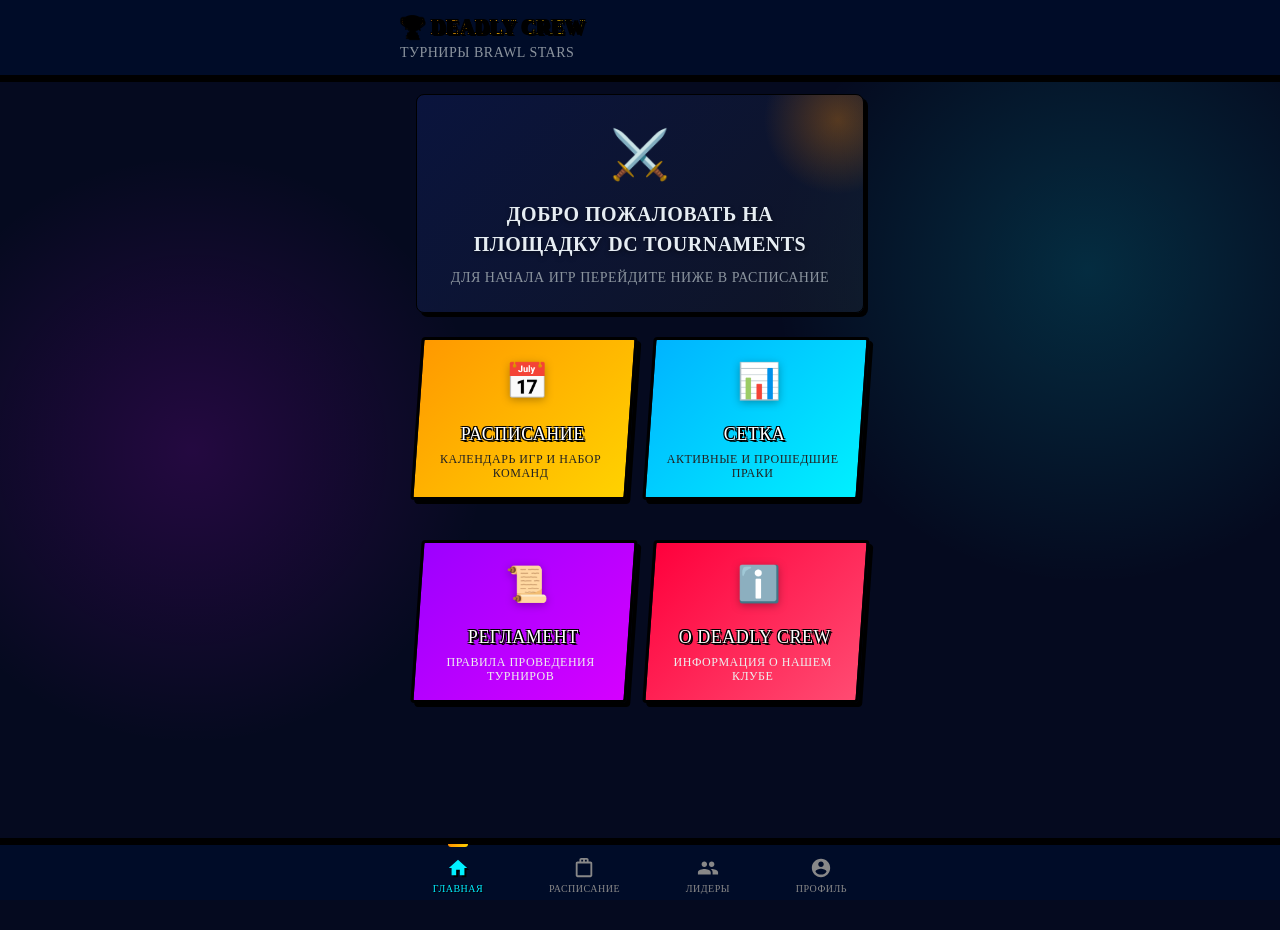
<file: index.html>
<!DOCTYPE html>
<html lang="ru">
<head>
  <meta charset="UTF-8">
  <meta name="viewport" content="width=device-width, initial-scale=1.0, maximum-scale=1.0, user-scalable=no">
  <title>Deadly Crew Tournaments</title>
  <link rel="stylesheet" href="css/style.css?v=1781715247">
</head>
<body>

  <!-- Header -->
  <header class="header">
    <div class="header__inner">
      <div>
        <h1 class="header__title">🏆 Deadly Crew</h1>
        <p class="header__subtitle">Турниры Brawl Stars</p>
      </div>
      <div id="admin-indicator" class="badge badge--draft hidden">Admin</div>
    </div>
  </header>

  <!-- Main Content -->
  <main class="container page animate-fade-in" style="padding-bottom:100px">
    
    <!-- Welcome Card -->
    <div class="welcome-card animate-slide-up">
      <div class="welcome-card__icon">⚔️</div>
      <h2 class="welcome-card__title">Добро пожаловать на площадку DC Tournaments</h2>
      <p class="welcome-card__subtitle">Для начала игр перейдите ниже в расписание</p>
    </div>

    <!-- Dashboard Plaques Grid -->
    <div class="dashboard-grid animate-slide-up">
      <a href="schedule.html" class="dashboard-card dashboard-card--orange">
        <div class="dashboard-card__icon">📅</div>
        <div class="dashboard-card__title">Расписание</div>
        <div class="dashboard-card__desc">Календарь игр и набор команд</div>
      </a>
      <a href="brackets-list.html" class="dashboard-card dashboard-card--cyan">
        <div class="dashboard-card__icon">📊</div>
        <div class="dashboard-card__title">Сетка</div>
        <div class="dashboard-card__desc">Активные и прошедшие праки</div>
      </a>
      <a href="rules.html" class="dashboard-card dashboard-card--purple">
        <div class="dashboard-card__icon">📜</div>
        <div class="dashboard-card__title">Регламент</div>
        <div class="dashboard-card__desc">Правила проведения турниров</div>
      </a>
      <a href="about.html" class="dashboard-card dashboard-card--gold">
        <div class="dashboard-card__icon">ℹ️</div>
        <div class="dashboard-card__title">О Deadly Crew</div>
        <div class="dashboard-card__desc">Информация о нашем клубе</div>
      </a>
    </div>

  </main>

  <!-- Bottom Navigation -->
  <nav class="bottom-nav">
    <div class="bottom-nav__inner">
      <a href="index.html" class="bottom-nav__item bottom-nav__item--active" data-nav="home">
        <svg viewBox="0 0 24 24">
          <path d="M10 20v-6h4v6h5v-8h3L12 3 2 12h3v8z"/>
        </svg>
        <span>Главная</span>
      </a>
      <a href="schedule.html" class="bottom-nav__item" data-nav="schedule">
        <svg viewBox="0 0 24 24">
          <path d="M19 5h-2V3c0-1.1-.9-2-2-2H9c-1.1 0-2 .9-2 2v2H5c-1.1 0-2 .9-2 2v13c0 1.1.9 2 2 2h14c1.1 0 2-.9 2-2V7c0-1.1-.9-2-2-2zm-6-2h2v2h-2V3zm-4 0h2v2H9V3zm10 17H5V7h14v13z"/>
        </svg>
        <span>Расписание</span>
      </a>
      <a href="leaderboard.html" class="bottom-nav__item" data-nav="leaderboard">
        <svg viewBox="0 0 24 24">
          <path d="M16 11c1.66 0 2.99-1.34 2.99-3S17.66 5 16 5s-3 1.34-3 3 1.34 3 3 3zm-8 0c1.66 0 2.99-1.34 2.99-3S9.66 5 8 5 5 6.34 5 8s1.34 3 3 3zm0 2c-2.33 0-7 1.17-7 3.5V19h14v-2.5c0-2.33-4.67-3.5-7-3.5zm8 0c-.29 0-.62.02-.97.05 1.16.84 1.97 1.97 1.97 3.45V19h6v-2.5c0-2.33-4.67-3.5-7-3.5z"/>
        </svg>
        <span>Лидеры</span>
      </a>
      <a href="profile.html" class="bottom-nav__item" data-nav="profile">
        <svg viewBox="0 0 24 24">
          <path d="M12 2C6.48 2 2 6.48 2 12s4.48 10 10 10 10-4.48 10-10S17.52 2 12 2zm0 3c1.66 0 3 1.34 3 3s-1.34 3-3 3-3-1.34-3-3 1.34-3 3-3zm0 14.2c-2.5 0-4.71-1.28-6-3.22.03-1.99 4-3.08 6-3.08 1.99 0 5.97 1.09 6 3.08-1.29 1.94-3.5 3.22-6 3.22z"/>
        </svg>
        <span>Профиль</span>
      </a>
    </div>
  </nav>

  <!-- Telegram WebApp SDK -->
  <script src="https://telegram.org/js/telegram-web-app.js"></script>
  <!-- App JS -->
  <script src="js/telegram.js"></script>
  <script src="js/api.js"></script>
  <script src="js/app.js"></script>
  <script>
    document.addEventListener('DOMContentLoaded', async () => {
      App.init({ page: 'home', activeNav: 'home' });

      // Dynamically load welcome greeting title & subtitle
      try {
        const welcomeTitle = await API.getConfig('welcome_title');
        if (welcomeTitle && welcomeTitle.value) {
          document.querySelector('.welcome-card__title').innerHTML = welcomeTitle.value;
        }
      } catch (e) {
        console.warn('Failed to load welcome title, using default:', e);
      }

      try {
        const welcomeSubtitle = await API.getConfig('welcome_subtitle');
        if (welcomeSubtitle && welcomeSubtitle.value) {
          document.querySelector('.welcome-card__subtitle').innerHTML = welcomeSubtitle.value;
        }
      } catch (e) {
        console.warn('Failed to load welcome subtitle, using default:', e);
      }

      try {
        // Check if user is admin
        try {
          const adminCheck = await API.checkAdmin();
          if (adminCheck && adminCheck.is_admin) {
            const ind = document.getElementById('admin-indicator');
            ind.classList.remove('hidden');
            ind.addEventListener('click', () => {
              App.navigate('admin/index.html');
            });
          }
        } catch (e) {
          // Non-admin or unauthorized, ignore
        }
      } catch (err) {
        console.error('Failed to init dashboard admin check:', err);
      }
    });
  </script>
</body>
</html>
</file>
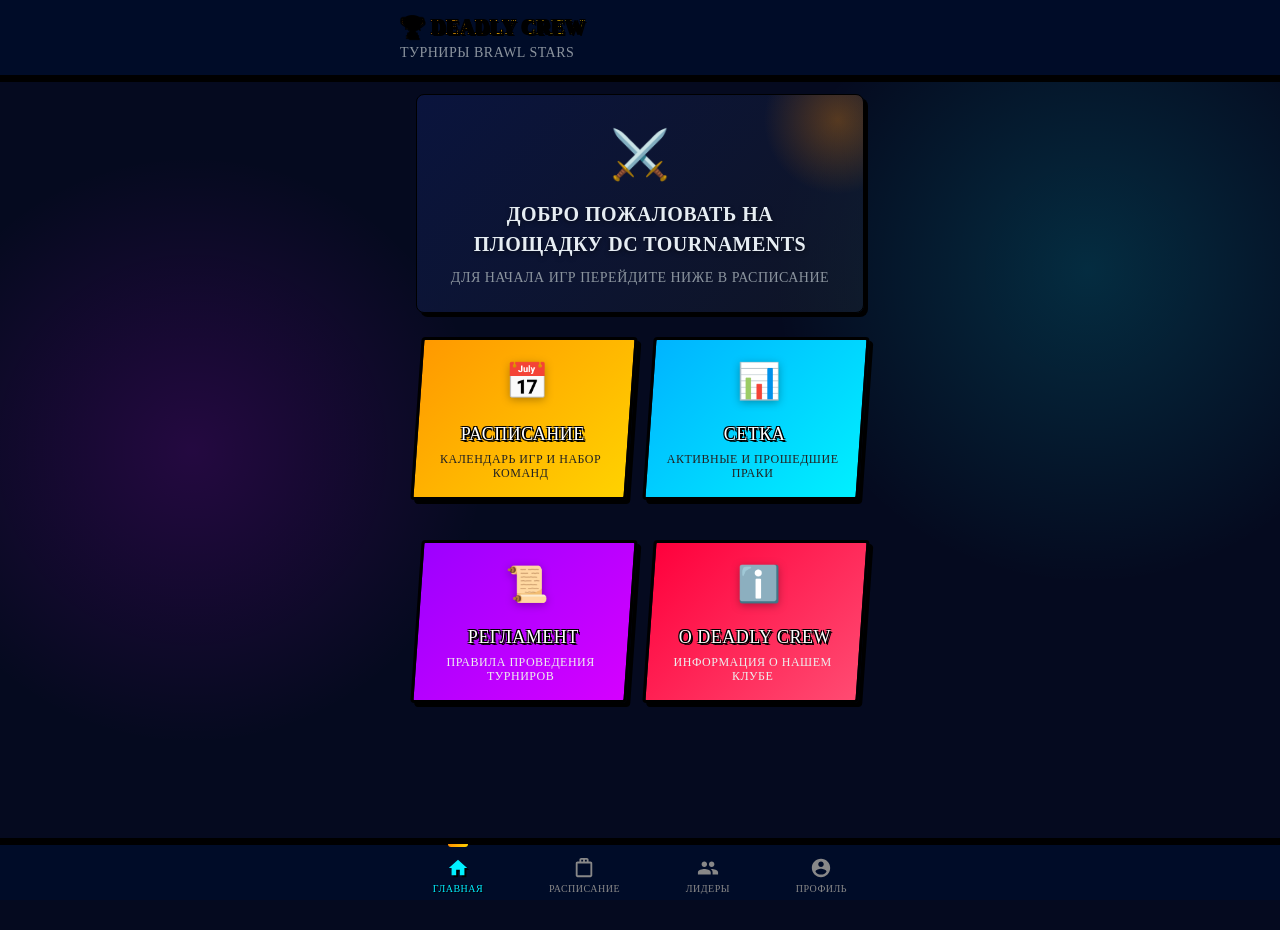
<file: admin/index.html>
<!DOCTYPE html>
<html lang="ru">
<head>
  <meta charset="UTF-8">
  <meta name="viewport" content="width=device-width, initial-scale=1.0, maximum-scale=1.0, user-scalable=no">
  <title>Панель управления</title>
  <link rel="stylesheet" href="../css/style.css?v=1781715247">
</head>
<body>

  <!-- Header -->
  <header class="header">
    <div class="header__inner">
      <button class="header__back" onclick="App.navigate('../index.html')">←</button>
      <h1 class="header__title">🔧 Админ-панель</h1>
      <div style="width:36px"></div>
    </div>
  </header>

  <!-- Main Content -->
  <main class="container page animate-fade-in" style="padding-bottom:100px">
    <div class="page-title">
      <span>📊</span> Панель управления
    </div>

    <!-- Quick Stats -->
    <div class="admin-stats">
      <div class="admin-stat-card">
        <div id="stat-active-tournaments" class="admin-stat-card__value">—</div>
        <div class="admin-stat-card__label">Активные турниры</div>
      </div>
      <div class="admin-stat-card">
        <div id="stat-total-users" class="admin-stat-card__value">—</div>
        <div class="admin-stat-card__label">Всего игроков</div>
      </div>
    </div>

    <!-- Quick Action -->
    <div class="mb-xl">
      <button class="btn btn--primary btn--full btn--lg" onclick="App.navigate('create.html')">➕ Создать новый турнир</button>
    </div>

    <!-- Tournaments List -->
    <div class="detail-section">
      <h3 class="detail-section__title">🏆 Список турниров</h3>
      <div id="admin-tournaments-list" class="stagger-children">
        <!-- Tournaments list -->
      </div>
    </div>
  </main>

  <!-- Telegram WebApp SDK -->
  <script src="https://telegram.org/js/telegram-web-app.js"></script>
  <!-- App JS -->
  <script src="../js/telegram.js"></script>
  <script src="../js/api.js"></script>
  <script src="../js/app.js"></script>
  <script src="../js/admin.js"></script>
  <script>
    document.addEventListener('DOMContentLoaded', () => {
      // Modify base URL for admin requests relative path in js/api.js
      API.BASE_URL = 'http://localhost:8000/api'; // Ensure it points to correct local port
      App.init({ page: 'admin-dashboard', showBack: true, backUrl: '../index.html' });

      // Run Admin Panel Initializer
      Admin.initDashboard();
    });
  </script>
</body>
</html>
</file>
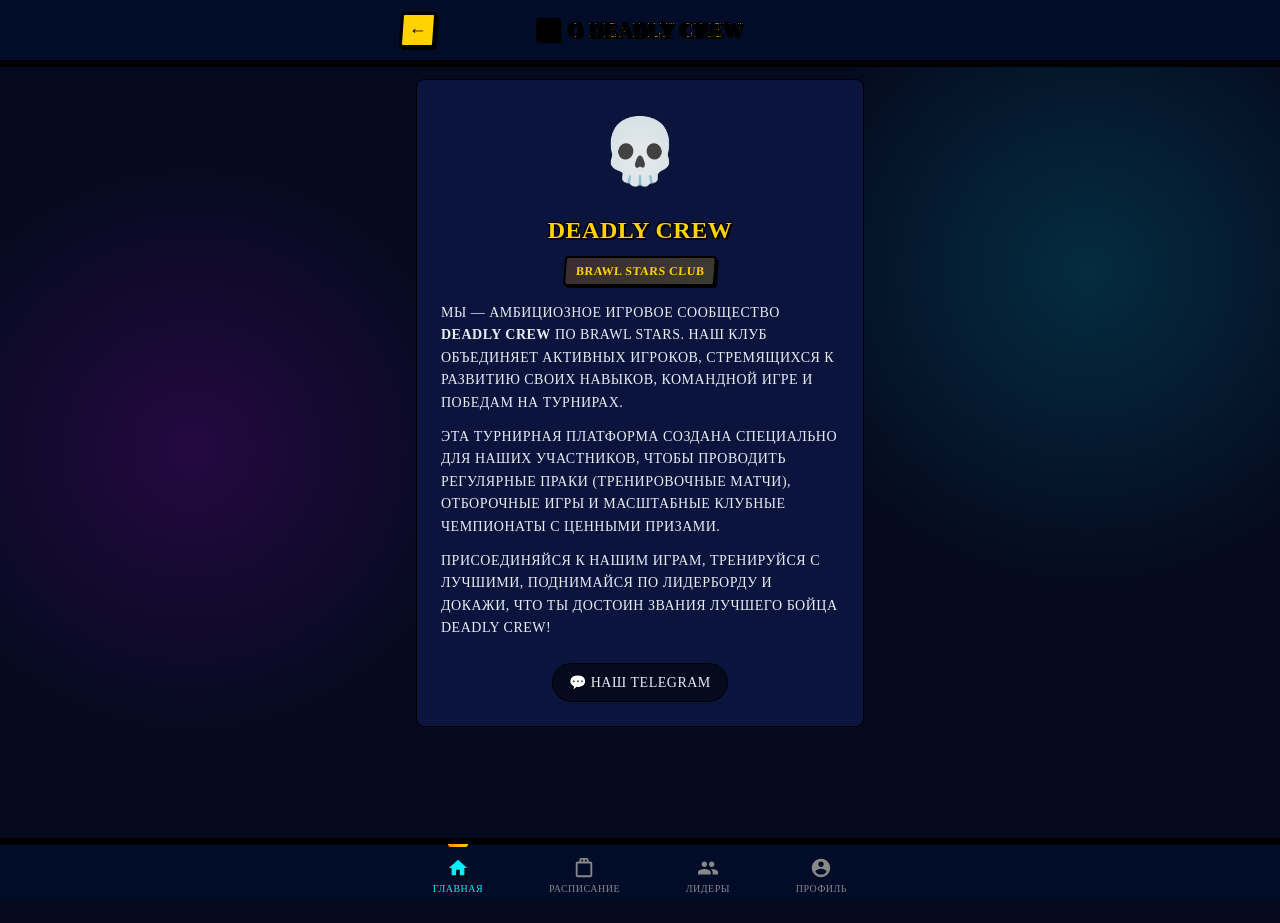
<file: about.html>
<!DOCTYPE html>
<html lang="ru">
<head>
  <meta charset="UTF-8">
  <meta name="viewport" content="width=device-width, initial-scale=1.0, maximum-scale=1.0, user-scalable=no">
  <title>О нас — Deadly Crew</title>
  <link rel="stylesheet" href="css/style.css?v=1781715247">
  <style>
    .about-card {
      background: var(--bg-secondary);
      border: 1px solid var(--border-default);
      border-radius: var(--radius-lg);
      padding: var(--space-xl);
      margin-bottom: var(--space-lg);
      text-align: center;
    }
    .about-logo {
      font-size: 4rem;
      margin-bottom: var(--space-md);
      animation: float 4s ease-in-out infinite;
    }
    .about-title {
      font-family: var(--font-display);
      font-size: var(--text-2xl);
      color: var(--accent-gold);
      margin-bottom: var(--space-sm);
    }
    .about-desc {
      font-size: var(--text-sm);
      color: var(--text-primary);
      line-height: 1.6;
      text-align: left;
      margin-top: var(--space-lg);
    }
    .about-desc p {
      margin-bottom: var(--space-md);
    }
    .social-links {
      display: flex;
      justify-content: center;
      gap: var(--space-md);
      margin-top: var(--space-xl);
    }
    .social-btn {
      display: inline-flex;
      align-items: center;
      gap: var(--space-xs);
      background: var(--bg-primary);
      border: 1px solid var(--border-default);
      border-radius: var(--radius-full);
      padding: var(--space-sm) var(--space-lg);
      font-size: var(--text-sm);
      font-weight: 500;
      color: var(--text-primary);
      transition: all var(--transition-normal);
    }
    .social-btn:hover {
      border-color: var(--accent-orange);
      background: var(--accent-orange-glow);
      transform: scale(1.05);
    }
  </style>
</head>
<body>

  <!-- Header -->
  <header class="header">
    <div class="header__inner">
      <button class="header__back" onclick="window.history.back()">←</button>
      <h1 class="header__title">ℹ️ О Deadly Crew</h1>
      <div style="width:36px"></div>
    </div>
  </header>

  <!-- Main Content -->
  <main class="container page animate-fade-in" style="padding-bottom:100px">
    
    <div class="about-card">
      <div class="about-logo">💀</div>
      <h2 class="about-title">Deadly Crew</h2>
      <div class="badge badge--active">Brawl Stars Club</div>
      
      <div id="about-content" class="about-desc">
        <p>Мы — амбициозное игровое сообщество <b>Deadly Crew</b> по Brawl Stars. Наш клуб объединяет активных игроков, стремящихся к развитию своих навыков, командной игре и победам на турнирах.</p>
        <p>Эта турнирная платформа создана специально для наших участников, чтобы проводить регулярные праки (тренировочные матчи), отборочные игры и масштабные клубные чемпионаты с ценными призами.</p>
        <p>Присоединяйся к нашим играм, тренируйся с лучшими, поднимайся по лидерборду и докажи, что ты достоин звания лучшего бойца Deadly Crew!</p>
      </div>

      <div class="social-links">
        <a href="https://t.me/DeadlyCrew" target="_blank" class="social-btn">
          <span>💬</span> Наш Telegram
        </a>
      </div>
    </div>

  </main>

  <!-- Bottom Navigation -->
  <nav class="bottom-nav">
    <div class="bottom-nav__inner">
      <a href="index.html" class="bottom-nav__item" data-nav="home">
        <svg viewBox="0 0 24 24">
          <path d="M10 20v-6h4v6h5v-8h3L12 3 2 12h3v8z"/>
        </svg>
        <span>Главная</span>
      </a>
      <a href="schedule.html" class="bottom-nav__item" data-nav="schedule">
        <svg viewBox="0 0 24 24">
          <path d="M19 5h-2V3c0-1.1-.9-2-2-2H9c-1.1 0-2 .9-2 2v2H5c-1.1 0-2 .9-2 2v13c0 1.1.9 2 2 2h14c1.1 0 2-.9 2-2V7c0-1.1-.9-2-2-2zm-6-2h2v2h-2V3zm-4 0h2v2H9V3zm10 17H5V7h14v13z"/>
        </svg>
        <span>Расписание</span>
      </a>
      <a href="leaderboard.html" class="bottom-nav__item" data-nav="leaderboard">
        <svg viewBox="0 0 24 24">
          <path d="M16 11c1.66 0 2.99-1.34 2.99-3S17.66 5 16 5s-3 1.34-3 3 1.34 3 3 3zm-8 0c1.66 0 2.99-1.34 2.99-3S9.66 5 8 5 5 6.34 5 8s1.34 3 3 3zm0 2c-2.33 0-7 1.17-7 3.5V19h14v-2.5c0-2.33-4.67-3.5-7-3.5zm8 0c-.29 0-.62.02-.97.05 1.16.84 1.97 1.97 1.97 3.45V19h6v-2.5c0-2.33-4.67-3.5-7-3.5z"/>
        </svg>
        <span>Лидеры</span>
      </a>
      <a href="profile.html" class="bottom-nav__item" data-nav="profile">
        <svg viewBox="0 0 24 24">
          <path d="M12 2C6.48 2 2 6.48 2 12s4.48 10 10 10 10-4.48 10-10S17.52 2 12 2zm0 3c1.66 0 3 1.34 3 3s-1.34 3-3 3-3-1.34-3-3 1.34-3 3-3zm0 14.2c-2.5 0-4.71-1.28-6-3.22.03-1.99 4-3.08 6-3.08 1.99 0 5.97 1.09 6 3.08-1.29 1.94-3.5 3.22-6 3.22z"/>
        </svg>
        <span>Профиль</span>
      </a>
    </div>
  </nav>

  <!-- Telegram WebApp SDK -->
  <script src="https://telegram.org/js/telegram-web-app.js"></script>
  <!-- App JS -->
  <script src="js/telegram.js"></script>
  <script src="js/api.js"></script>
  <script src="js/app.js"></script>
  <script>
    document.addEventListener('DOMContentLoaded', async () => {
      App.init({ page: 'about', activeNav: 'home', showBack: true, backUrl: 'index.html' });
      
      const container = document.getElementById('about-content');
      try {
        const config = await API.getConfig('about');
        if (config && config.value) {
          let formatted = config.value;
          // Apply basic rules formatting to display newlines as paragraphs if needed
          if (!formatted.includes('<p>') && !formatted.includes('<br>') && !formatted.includes('<li>')) {
            formatted = formatted.replace(/\n/g, '<br>');
          }
          container.innerHTML = formatted;
        }
      } catch (err) {
        console.warn('Failed to load about info dynamically, using fallback:', err);
      }
    });
  </script>
</body>
</html>
</file>
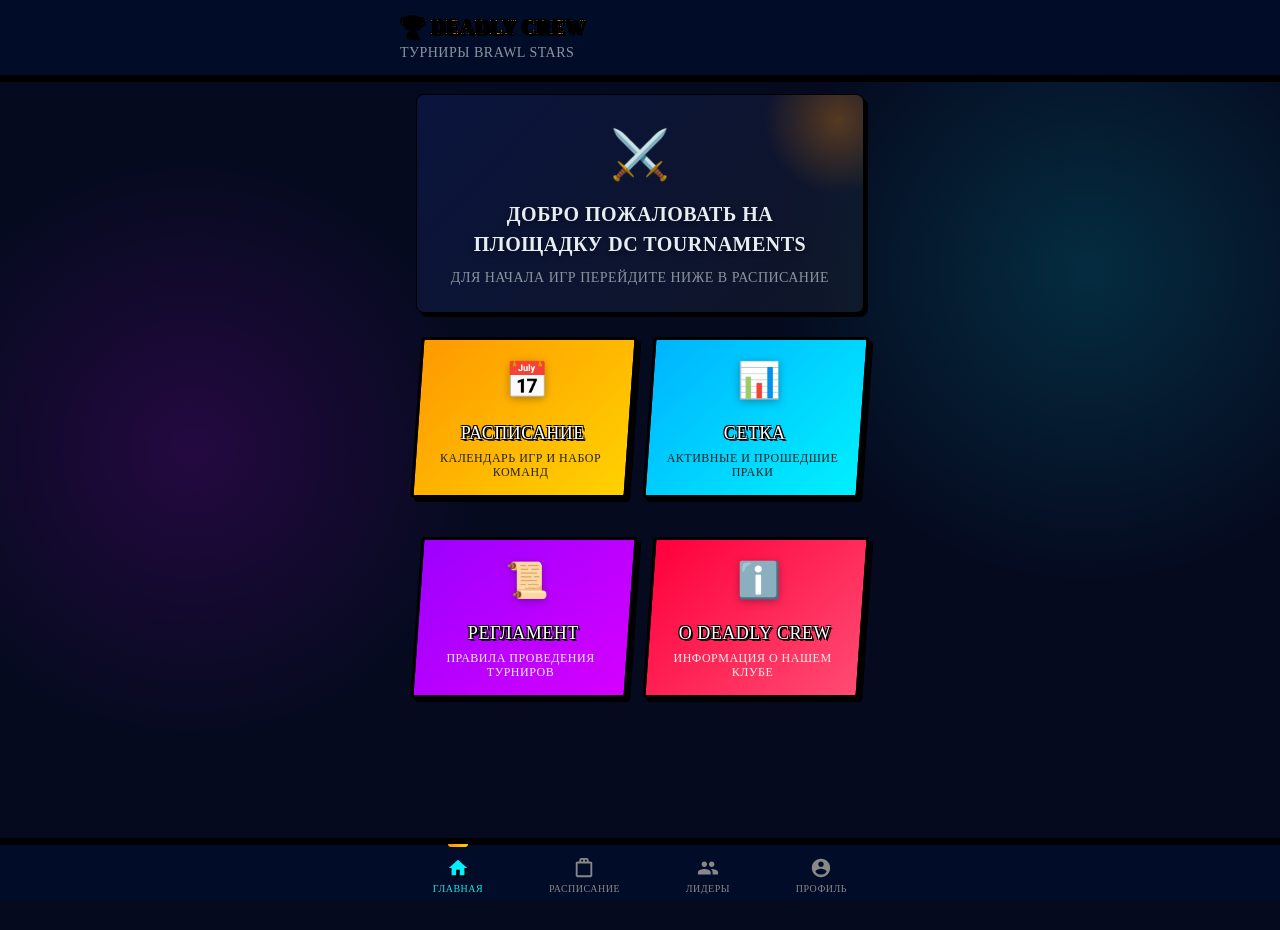
<file: bracket.html>
<!DOCTYPE html>
<html lang="ru">
<head>
  <meta charset="UTF-8">
  <meta name="viewport" content="width=device-width, initial-scale=1.0, maximum-scale=1.0, user-scalable=no">
  <title>Турнирная сетка</title>
  <link rel="stylesheet" href="css/style.css?v=1781715247">
</head>
<body>

  <!-- Header -->
  <header class="header">
    <div class="header__inner">
      <button class="header__back" onclick="window.history.back()">←</button>
      <h1 class="header__title" id="t-title">Сетка турнира</h1>
      <div style="width:36px"></div>
    </div>
  </header>

  <!-- Main Content -->
  <main class="container page animate-fade-in" style="max-width:100%; padding-left:0; padding-right:0;">
    <div class="px-lg" style="margin-bottom:var(--space-md)">
      <div class="page-title" style="margin-bottom:0">
        <span>📊</span> Турнирная сетка
      </div>
      <p class="text-muted text-sm mt-sm">Сдвигайте сетку вправо, чтобы увидеть следующие раунды.</p>
    </div>

    <!-- Bracket Display -->
    <div id="bracket-container" class="bracket-container">
      <!-- Generated bracket matches go here -->
    </div>
  </main>

  <!-- Telegram WebApp SDK -->
  <script src="https://telegram.org/js/telegram-web-app.js"></script>
  <!-- App JS -->
  <script src="js/telegram.js"></script>
  <script src="js/api.js"></script>
  <script src="js/app.js"></script>
  <script src="js/bracket.js"></script>
  <script>
    document.addEventListener('DOMContentLoaded', async () => {
      App.init({ page: 'bracket', showBack: true });

      const tId = App.getParam('id');
      if (!tId) {
        App.navigate('index.html');
        return;
      }

      const bracketContainer = document.getElementById('bracket-container');
      App.showSkeletons(bracketContainer, 2);

      const loadBracket = async () => {
        try {
          // Fetch tournament details for title
          const t = await API.getTournament(tId);
          document.getElementById('t-title').textContent = t.title;

          // Fetch matches
          const matches = await API.getBracket(tId);
          Bracket.render(bracketContainer, matches);
        } catch (err) {
          App.showError(bracketContainer, err.message, loadBracket);
        }
      };

      await loadBracket();
    });
  </script>
</body>
</html>
</file>
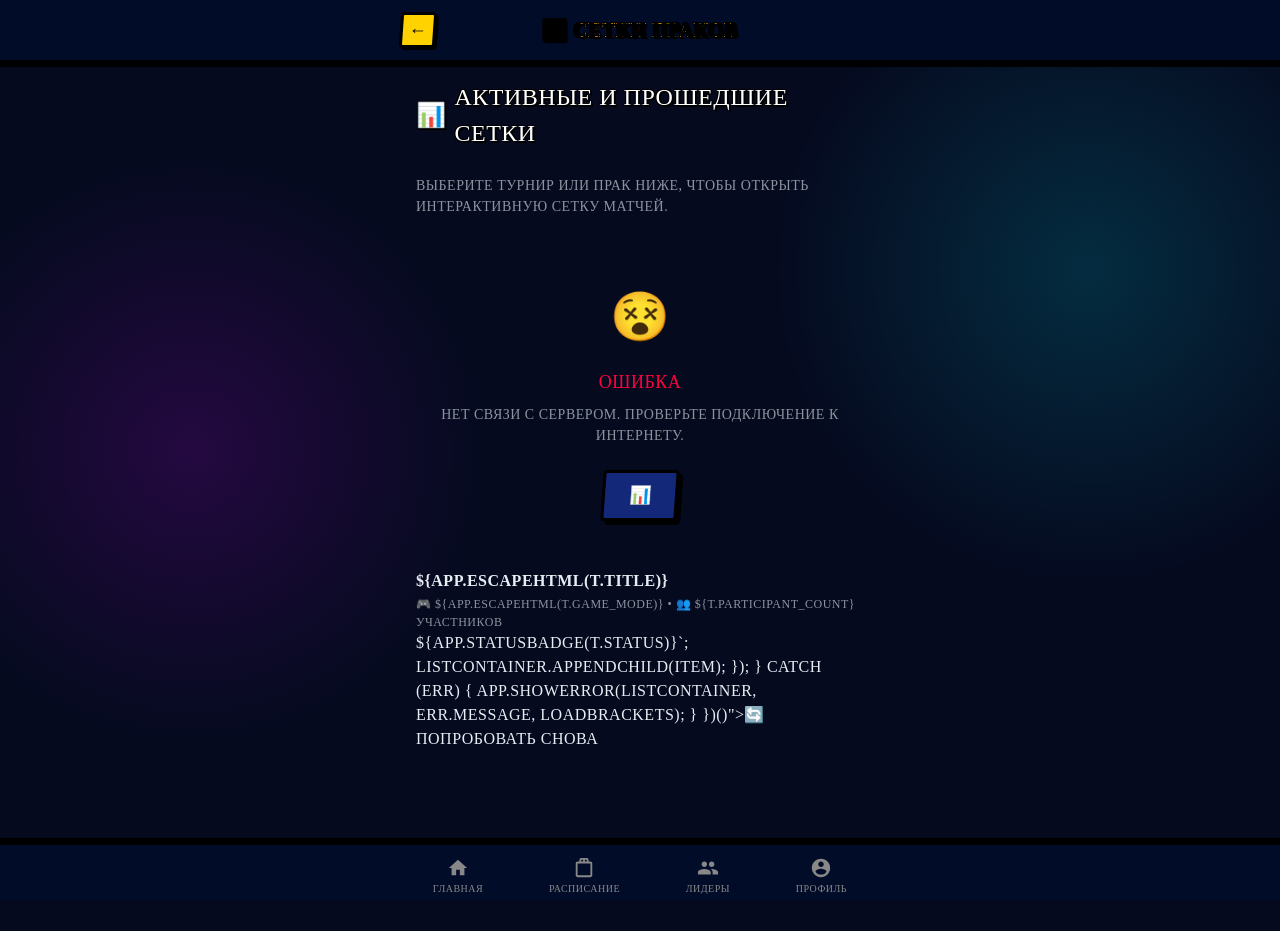
<file: brackets-list.html>
<!DOCTYPE html>
<html lang="ru">
<head>
  <meta charset="UTF-8">
  <meta name="viewport" content="width=device-width, initial-scale=1.0, maximum-scale=1.0, user-scalable=no">
  <title>Сетки — Deadly Crew</title>
  <link rel="stylesheet" href="css/style.css?v=1781715247">
  <style>
    .bracket-tour-item {
      display: flex;
      justify-content: space-between;
      align-items: center;
      padding: var(--space-md);
      background: var(--bg-secondary);
      border: 1px solid var(--border-default);
      border-radius: var(--radius-md);
      margin-bottom: var(--space-md);
      transition: all var(--transition-normal);
      cursor: pointer;
    }
    .bracket-tour-item:hover {
      border-color: var(--accent-cyan);
      transform: translateX(4px);
    }
    .bracket-tour-icon {
      font-size: 1.8rem;
      margin-right: var(--space-md);
    }
    .bracket-tour-details {
      flex: 1;
    }
    .bracket-tour-title {
      font-weight: 600;
      color: var(--text-primary);
      margin-bottom: 2px;
    }
    .bracket-tour-meta {
      font-size: var(--text-xs);
      color: var(--text-secondary);
    }
  </style>
</head>
<body>

  <!-- Header -->
  <header class="header">
    <div class="header__inner">
      <button class="header__back" onclick="window.history.back()">←</button>
      <h1 class="header__title">📊 Сетки праков</h1>
      <div style="width:36px"></div>
    </div>
  </header>

  <!-- Main Content -->
  <main class="container page animate-fade-in" style="padding-bottom:100px">
    
    <div class="page-title">
      <span>📊</span> Активные и прошедшие сетки
    </div>
    
    <p class="text-muted text-sm mb-lg">Выберите турнир или прак ниже, чтобы открыть интерактивную сетку матчей.</p>

    <!-- Brackets List -->
    <div id="brackets-list" class="stagger-children">
      <!-- Loading skeletons or items will go here -->
    </div>

  </main>

  <!-- Bottom Navigation -->
  <nav class="bottom-nav">
    <div class="bottom-nav__inner">
      <a href="index.html" class="bottom-nav__item" data-nav="home">
        <svg viewBox="0 0 24 24">
          <path d="M10 20v-6h4v6h5v-8h3L12 3 2 12h3v8z"/>
        </svg>
        <span>Главная</span>
      </a>
      <a href="schedule.html" class="bottom-nav__item" data-nav="schedule">
        <svg viewBox="0 0 24 24">
          <path d="M19 5h-2V3c0-1.1-.9-2-2-2H9c-1.1 0-2 .9-2 2v2H5c-1.1 0-2 .9-2 2v13c0 1.1.9 2 2 2h14c1.1 0 2-.9 2-2V7c0-1.1-.9-2-2-2zm-6-2h2v2h-2V3zm-4 0h2v2H9V3zm10 17H5V7h14v13z"/>
        </svg>
        <span>Расписание</span>
      </a>
      <a href="leaderboard.html" class="bottom-nav__item" data-nav="leaderboard">
        <svg viewBox="0 0 24 24">
          <path d="M16 11c1.66 0 2.99-1.34 2.99-3S17.66 5 16 5s-3 1.34-3 3 1.34 3 3 3zm-8 0c1.66 0 2.99-1.34 2.99-3S9.66 5 8 5 5 6.34 5 8s1.34 3 3 3zm0 2c-2.33 0-7 1.17-7 3.5V19h14v-2.5c0-2.33-4.67-3.5-7-3.5zm8 0c-.29 0-.62.02-.97.05 1.16.84 1.97 1.97 1.97 3.45V19h6v-2.5c0-2.33-4.67-3.5-7-3.5z"/>
        </svg>
        <span>Лидеры</span>
      </a>
      <a href="profile.html" class="bottom-nav__item" data-nav="profile">
        <svg viewBox="0 0 24 24">
          <path d="M12 2C6.48 2 2 6.48 2 12s4.48 10 10 10 10-4.48 10-10S17.52 2 12 2zm0 3c1.66 0 3 1.34 3 3s-1.34 3-3 3-3-1.34-3-3 1.34-3 3-3zm0 14.2c-2.5 0-4.71-1.28-6-3.22.03-1.99 4-3.08 6-3.08 1.99 0 5.97 1.09 6 3.08-1.29 1.94-3.5 3.22-6 3.22z"/>
        </svg>
        <span>Профиль</span>
      </a>
    </div>
  </nav>

  <!-- Telegram WebApp SDK -->
  <script src="https://telegram.org/js/telegram-web-app.js"></script>
  <!-- App JS -->
  <script src="js/telegram.js"></script>
  <script src="js/api.js"></script>
  <script src="js/app.js"></script>
  <script>
    document.addEventListener('DOMContentLoaded', async () => {
      App.init({ page: 'brackets-list', showBack: true, backUrl: 'index.html' });

      const listContainer = document.getElementById('brackets-list');
      App.showSkeletons(listContainer, 3);

      const loadBrackets = async () => {
        try {
          const tournaments = await API.getTournaments();
          listContainer.innerHTML = '';

          // Brackets are generated for tournaments with status: 'active' or 'completed'
          const bracketTours = tournaments.filter(t => t.status === 'active' || t.status === 'completed');

          if (bracketTours.length === 0) {
            App.showEmpty(
              listContainer,
              '📊',
              'Сетки отсутствуют',
              'Пока нет запущенных турниров с сетками. Они появятся после начала игр!'
            );
            return;
          }

          bracketTours.forEach(t => {
            const item = document.createElement('div');
            item.className = 'bracket-tour-item animate-slide-up';
            item.addEventListener('click', () => {
              App.navigate('bracket.html', { id: t.id });
            });

            item.innerHTML = `
              <div class="bracket-tour-icon">📊</div>
              <div class="bracket-tour-details">
                <div class="bracket-tour-title">${App.escapeHtml(t.title)}</div>
                <div class="bracket-tour-meta">
                  <span>🎮 ${App.escapeHtml(t.game_mode)}</span> • 
                  <span>👥 ${t.participant_count} участников</span>
                </div>
              </div>
              ${App.statusBadge(t.status)}`;
            listContainer.appendChild(item);
          });
        } catch (err) {
          App.showError(listContainer, err.message, loadBrackets);
        }
      };

      await loadBrackets();
    });
  </script>
</body>
</html>
</file>
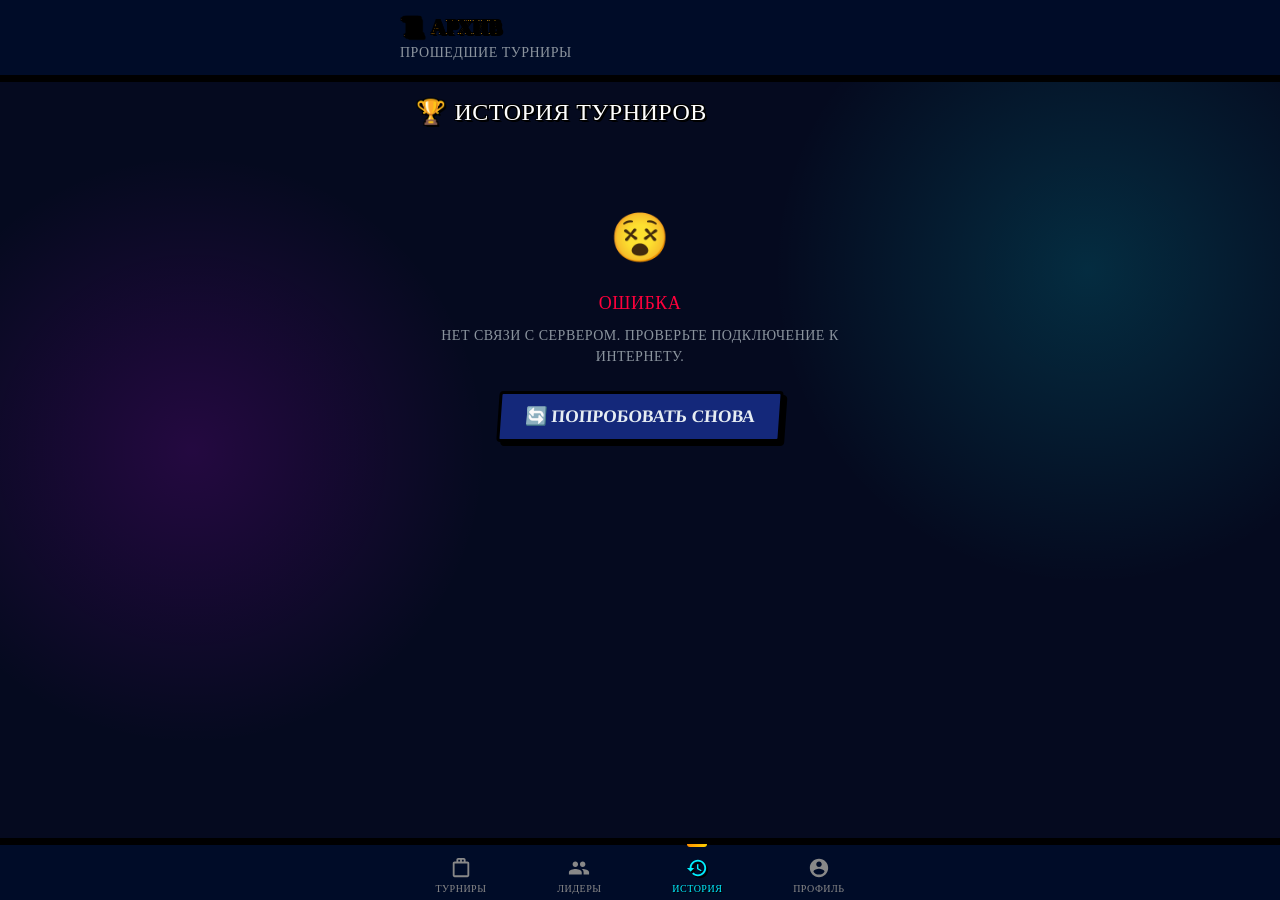
<file: history.html>
<!DOCTYPE html>
<html lang="ru">
<head>
  <meta charset="UTF-8">
  <meta name="viewport" content="width=device-width, initial-scale=1.0, maximum-scale=1.0, user-scalable=no">
  <title>История турниров</title>
  <link rel="stylesheet" href="css/style.css?v=1781715247">
</head>
<body>

  <!-- Header -->
  <header class="header">
    <div class="header__inner">
      <div>
        <h1 class="header__title">📜 Архив</h1>
        <p class="header__subtitle">Прошедшие турниры</p>
      </div>
      <div id="admin-indicator" class="badge badge--draft hidden">Admin</div>
    </div>
  </header>

  <!-- Main Content -->
  <main class="container page animate-fade-in" style="padding-bottom:100px">
    <div class="page-title">
      <span>🏆</span> История турниров
    </div>

    <!-- History List -->
    <div id="history-list" class="stagger-children">
      <!-- Loading skeletons will be inserted here -->
    </div>
  </main>

  <!-- Bottom Navigation -->
  <nav class="bottom-nav">
    <div class="bottom-nav__inner">
      <a href="index.html" class="bottom-nav__item" data-nav="tournaments">
        <svg viewBox="0 0 24 24">
          <path d="M19 5h-2V3c0-1.1-.9-2-2-2H9c-1.1 0-2 .9-2 2v2H5c-1.1 0-2 .9-2 2v13c0 1.1.9 2 2 2h14c1.1 0 2-.9 2-2V7c0-1.1-.9-2-2-2zm-6-2h2v2h-2V3zm-4 0h2v2H9V3zm10 17H5V7h14v13z"/>
        </svg>
        <span>Турниры</span>
      </a>
      <a href="leaderboard.html" class="bottom-nav__item" data-nav="leaderboard">
        <svg viewBox="0 0 24 24">
          <path d="M16 11c1.66 0 2.99-1.34 2.99-3S17.66 5 16 5s-3 1.34-3 3 1.34 3 3 3zm-8 0c1.66 0 2.99-1.34 2.99-3S9.66 5 8 5 5 6.34 5 8s1.34 3 3 3zm0 2c-2.33 0-7 1.17-7 3.5V19h14v-2.5c0-2.33-4.67-3.5-7-3.5zm8 0c-.29 0-.62.02-.97.05 1.16.84 1.97 1.97 1.97 3.45V19h6v-2.5c0-2.33-4.67-3.5-7-3.5z"/>
        </svg>
        <span>Лидеры</span>
      </a>
      <a href="history.html" class="bottom-nav__item bottom-nav__item--active" data-nav="history">
        <svg viewBox="0 0 24 24">
          <path d="M13 3c-4.97 0-9 4.03-9 9H1l3.89 3.89.07.14L9 12H6c0-3.87 3.13-7 7-7s7 3.13 7 7-3.13 7-7 7c-1.93 0-3.68-.79-4.94-2.06l-1.42 1.42C8.27 19.99 10.51 21 13 21c4.97 0 9-4.03 9-9s-4.03-9-9-9zm-1 5v5l4.28 2.54.72-1.21-3.5-2.08V8H12z"/>
        </svg>
        <span>История</span>
      </a>
      <a href="profile.html" class="bottom-nav__item" data-nav="profile">
        <svg viewBox="0 0 24 24">
          <path d="M12 2C6.48 2 2 6.48 2 12s4.48 10 10 10 10-4.48 10-10S17.52 2 12 2zm0 3c1.66 0 3 1.34 3 3s-1.34 3-3 3-3-1.34-3-3 1.34-3 3-3zm0 14.2c-2.5 0-4.71-1.28-6-3.22.03-1.99 4-3.08 6-3.08 1.99 0 5.97 1.09 6 3.08-1.29 1.94-3.5 3.22-6 3.22z"/>
        </svg>
        <span>Профиль</span>
      </a>
    </div>
  </nav>

  <!-- Telegram WebApp SDK -->
  <script src="https://telegram.org/js/telegram-web-app.js"></script>
  <!-- App JS -->
  <script src="js/telegram.js"></script>
  <script src="js/api.js"></script>
  <script src="js/app.js"></script>
  <script>
    document.addEventListener('DOMContentLoaded', async () => {
      App.init({ page: 'history', activeNav: 'history' });

      const listContainer = document.getElementById('history-list');
      App.showSkeletons(listContainer, 3);

      try {
        // Check admin
        try {
          const adminCheck = await API.checkAdmin();
          if (adminCheck && adminCheck.is_admin) {
            const ind = document.getElementById('admin-indicator');
            ind.classList.remove('hidden');
            ind.addEventListener('click', () => {
              App.navigate('admin/index.html');
            });
          }
        } catch (e) {}

        const history = await API.getHistory();
        listContainer.innerHTML = '';

        if (history.length === 0) {
          App.showEmpty(
            listContainer,
            '📜',
            'Архив пуст',
            'Здесь будут отображаться завершенные турниры.'
          );
          return;
        }

        history.forEach(t => {
          const item = document.createElement('div');
          item.className = 'history-item animate-slide-up';
          item.addEventListener('click', () => {
            App.navigate('tournament.html', { id: t.id });
          });

          // Fetch winner from bracket if available
          // (Since we don't have direct winner info in Tournament model returned from GET /tournaments,
          // let's display a generic info card, or they can click to see details).
          // We can mention game mode, date, and participants.
          
          item.innerHTML = `
            <div class="history-item__trophy">🏆</div>
            <div class="history-item__info">
              <h4 class="history-item__title">${App.escapeHtml(t.title)}</h4>
              <div class="history-item__meta">
                <span>🎮 ${App.escapeHtml(t.game_mode)}</span> • 
                <span>📅 ${App.formatDate(t.start_date)}</span>
              </div>
            </div>
            <div class="badge badge--completed">Завершен</div>`;
          listContainer.appendChild(item);
        });

      } catch (err) {
        App.showError(listContainer, err.message, () => window.location.reload());
      }
    });
  </script>
</body>
</html>
</file>
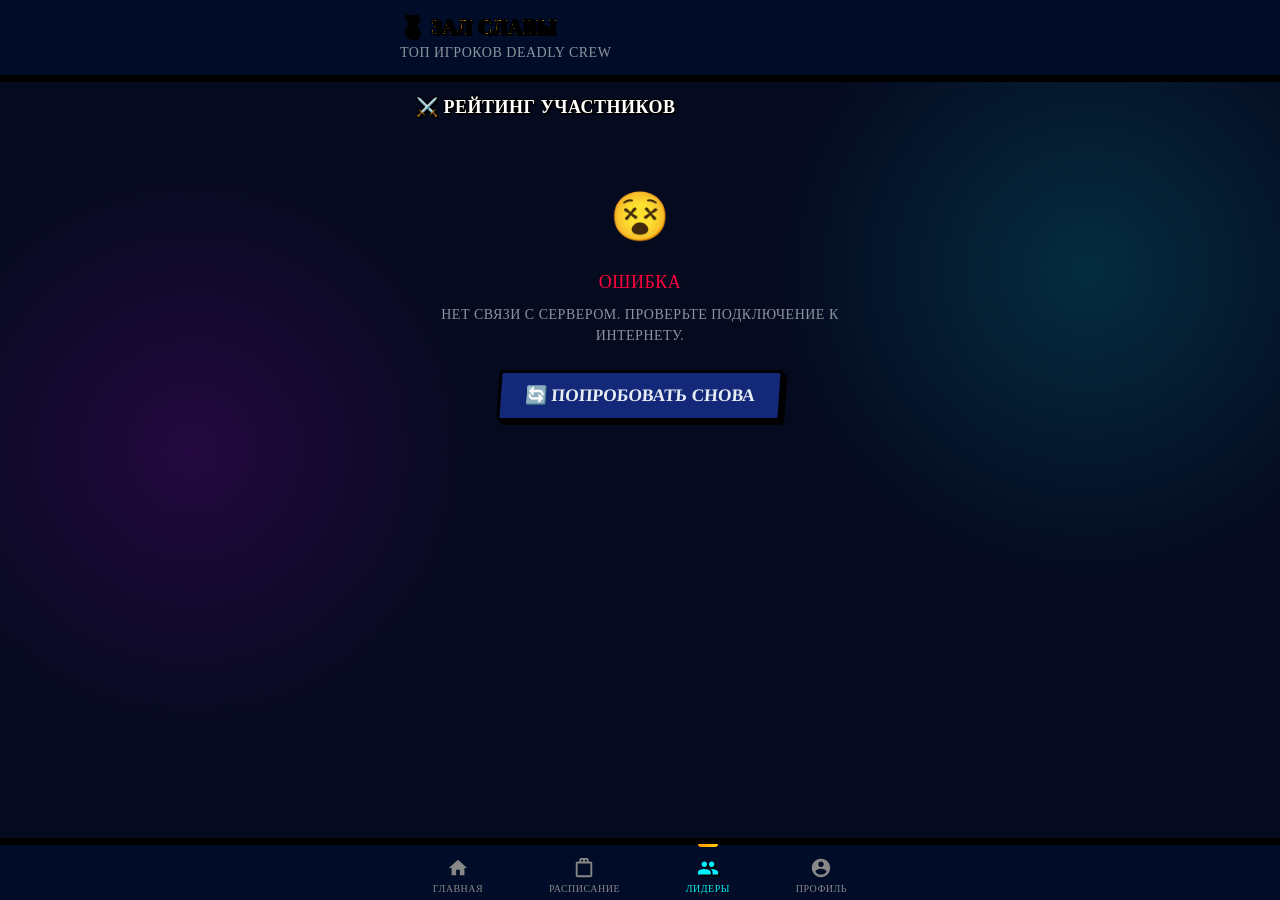
<file: leaderboard.html>
<!DOCTYPE html>
<html lang="ru">
<head>
  <meta charset="UTF-8">
  <meta name="viewport" content="width=device-width, initial-scale=1.0, maximum-scale=1.0, user-scalable=no">
  <title>Таблица лидеров</title>
  <link rel="stylesheet" href="css/style.css?v=1781715247">
</head>
<body>

  <!-- Header -->
  <header class="header">
    <div class="header__inner">
      <div>
        <h1 class="header__title">🥇 Зал Славы</h1>
        <p class="header__subtitle">Топ игроков Deadly Crew</p>
      </div>
      <div id="admin-indicator" class="badge badge--draft hidden">Admin</div>
    </div>
  </header>

  <!-- Main Content -->
  <main class="container page animate-fade-in" style="padding-bottom:100px">
    
    <!-- Top 3 Podium -->
    <div id="podium-container" class="podium hidden">
      <!-- Silver (2nd) -->
      <div class="podium__item podium__item--silver">
        <div id="podium-avatar-2" class="podium__avatar">🥈</div>
        <div id="podium-name-2" class="podium__name">Ожидание</div>
        <div id="podium-bar-2" class="podium__bar">2</div>
      </div>
      <!-- Gold (1st) -->
      <div class="podium__item podium__item--gold">
        <div id="podium-avatar-1" class="podium__avatar">🥇</div>
        <div id="podium-name-1" class="podium__name">Ожидание</div>
        <div id="podium-bar-1" class="podium__bar">1</div>
      </div>
      <!-- Bronze (3rd) -->
      <div class="podium__item podium__item--bronze">
        <div id="podium-avatar-3" class="podium__avatar">🥉</div>
        <div id="podium-name-3" class="podium__name">Ожидание</div>
        <div id="podium-bar-3" class="podium__bar">3</div>
      </div>
    </div>

    <!-- Leaderboard List -->
    <div class="detail-section">
      <h3 class="detail-section__title">⚔️ Рейтинг участников</h3>
      <div id="leaderboard-list" class="leaderboard-list">
        <!-- Loading rows will be inserted here -->
      </div>
    </div>

  </main>

  <!-- Bottom Navigation -->
  <nav class="bottom-nav">
    <div class="bottom-nav__inner">
      <a href="index.html" class="bottom-nav__item" data-nav="home">
        <svg viewBox="0 0 24 24">
          <path d="M10 20v-6h4v6h5v-8h3L12 3 2 12h3v8z"/>
        </svg>
        <span>Главная</span>
      </a>
      <a href="schedule.html" class="bottom-nav__item" data-nav="schedule">
        <svg viewBox="0 0 24 24">
          <path d="M19 5h-2V3c0-1.1-.9-2-2-2H9c-1.1 0-2 .9-2 2v2H5c-1.1 0-2 .9-2 2v13c0 1.1.9 2 2 2h14c1.1 0 2-.9 2-2V7c0-1.1-.9-2-2-2zm-6-2h2v2h-2V3zm-4 0h2v2H9V3zm10 17H5V7h14v13z"/>
        </svg>
        <span>Расписание</span>
      </a>
      <a href="leaderboard.html" class="bottom-nav__item bottom-nav__item--active" data-nav="leaderboard">
        <svg viewBox="0 0 24 24">
          <path d="M16 11c1.66 0 2.99-1.34 2.99-3S17.66 5 16 5s-3 1.34-3 3 1.34 3 3 3zm-8 0c1.66 0 2.99-1.34 2.99-3S9.66 5 8 5 5 6.34 5 8s1.34 3 3 3zm0 2c-2.33 0-7 1.17-7 3.5V19h14v-2.5c0-2.33-4.67-3.5-7-3.5zm8 0c-.29 0-.62.02-.97.05 1.16.84 1.97 1.97 1.97 3.45V19h6v-2.5c0-2.33-4.67-3.5-7-3.5z"/>
        </svg>
        <span>Лидеры</span>
      </a>
      <a href="profile.html" class="bottom-nav__item" data-nav="profile">
        <svg viewBox="0 0 24 24">
          <path d="M12 2C6.48 2 2 6.48 2 12s4.48 10 10 10 10-4.48 10-10S17.52 2 12 2zm0 3c1.66 0 3 1.34 3 3s-1.34 3-3 3-3-1.34-3-3 1.34-3 3-3zm0 14.2c-2.5 0-4.71-1.28-6-3.22.03-1.99 4-3.08 6-3.08 1.99 0 5.97 1.09 6 3.08-1.29 1.94-3.5 3.22-6 3.22z"/>
        </svg>
        <span>Профиль</span>
      </a>
    </div>
  </nav>

  <!-- Telegram WebApp SDK -->
  <script src="https://telegram.org/js/telegram-web-app.js"></script>
  <!-- App JS -->
  <script src="js/telegram.js"></script>
  <script src="js/api.js"></script>
  <script src="js/app.js"></script>
  <script>
    document.addEventListener('DOMContentLoaded', async () => {
      App.init({ page: 'leaderboard', activeNav: 'leaderboard' });

      const listContainer = document.getElementById('leaderboard-list');
      const podiumContainer = document.getElementById('podium-container');
      App.showSkeletons(listContainer, 4, 'row');

      try {
        // Check admin
        try {
          const adminCheck = await API.checkAdmin();
          if (adminCheck && adminCheck.is_admin) {
            const ind = document.getElementById('admin-indicator');
            ind.classList.remove('hidden');
            ind.addEventListener('click', () => {
              App.navigate('admin/index.html');
            });
          }
        } catch (e) {}

        const me = await API.getMe();
        const leaderboard = await API.getLeaderboard(50);
        listContainer.innerHTML = '';

        if (leaderboard.length === 0) {
          App.showEmpty(
            listContainer,
            '🥇',
            'Таблица пуста',
            'Сыграйте в первом турнире, чтобы заработать очки!'
          );
          return;
        }

        // Setup Podium (top 3)
        const top1 = leaderboard[0];
        const top2 = leaderboard[1];
        const top3 = leaderboard[2];

        if (top1) {
          document.getElementById('podium-name-1').textContent = top1.display_name;
          document.getElementById('podium-bar-1').textContent = `${top1.wins} W`;
          document.getElementById('podium-avatar-1').textContent = top1.display_name[0].toUpperCase();
        }
        if (top2) {
          document.getElementById('podium-name-2').textContent = top2.display_name;
          document.getElementById('podium-bar-2').textContent = `${top2.wins} W`;
          document.getElementById('podium-avatar-2').textContent = top2.display_name[0].toUpperCase();
        }
        if (top3) {
          document.getElementById('podium-name-3').textContent = top3.display_name;
          document.getElementById('podium-bar-3').textContent = `${top3.wins} W`;
          document.getElementById('podium-avatar-3').textContent = top3.display_name[0].toUpperCase();
        }

        podiumContainer.classList.remove('hidden');

        // Render list (all players including top 3 for completeness, or starting from 4th)
        leaderboard.forEach((player, index) => {
          const rank = index + 1;
          const row = document.createElement('div');
          row.className = 'leaderboard-row animate-slide-up';
          if (player.id === me.id) {
            row.classList.add('leaderboard-row--me');
          }

          let rankBadge = rank;
          if (rank === 1) rankBadge = '🥇';
          else if (rank === 2) rankBadge = '🥈';
          else if (rank === 3) rankBadge = '🥉';

          row.innerHTML = `
            <div class="leaderboard-row__rank">${rankBadge}</div>
            <div class="leaderboard-row__avatar">${player.display_name[0].toUpperCase()}</div>
            <div class="leaderboard-row__name">
              ${App.escapeHtml(player.display_name)}
              ${player.brawl_stars_tag ? `<small style="display:block;color:var(--text-muted)">#${App.escapeHtml(player.brawl_stars_tag)}</small>` : ''}
            </div>
            <div class="leaderboard-row__wins">${player.wins} W</div>`;
          listContainer.appendChild(row);
        });

      } catch (err) {
        App.showError(listContainer, err.message, () => window.location.reload());
      }
    });
  </script>
</body>
</html>
</file>
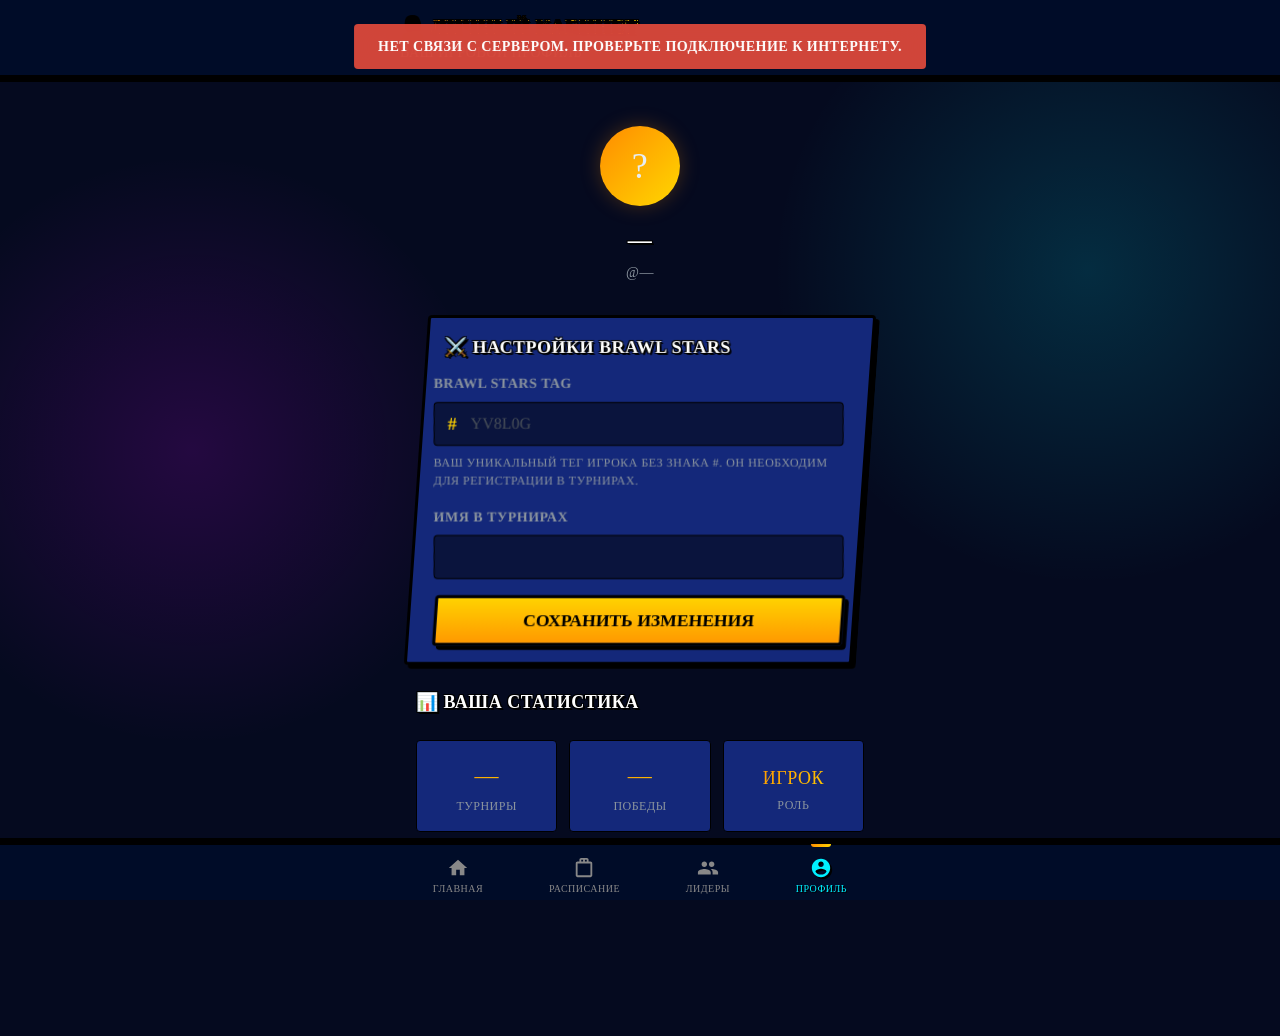
<file: profile.html>
<!DOCTYPE html>
<html lang="ru">
<head>
  <meta charset="UTF-8">
  <meta name="viewport" content="width=device-width, initial-scale=1.0, maximum-scale=1.0, user-scalable=no">
  <title>Мой профиль</title>
  <link rel="stylesheet" href="css/style.css?v=1781715247">
</head>
<body>

  <!-- Header -->
  <header class="header">
    <div class="header__inner">
      <div>
        <h1 class="header__title">👤 Личный кабинет</h1>
        <p class="header__subtitle">Ваш игровой профиль</p>
      </div>
      <div id="admin-indicator" class="badge badge--draft hidden">Admin</div>
    </div>
  </header>

  <!-- Main Content -->
  <main class="container page animate-fade-in" style="padding-bottom:100px">
    
    <!-- Profile Info Card -->
    <div class="profile-header">
      <div id="profile-avatar" class="profile-avatar">?</div>
      <h2 id="profile-name" class="profile-name">—</h2>
      <p id="profile-username" class="profile-username">@—</p>
    </div>

    <!-- Edit Profile Card -->
    <div class="card mb-lg">
      <h3 class="font-display mb-md" style="font-size:var(--text-lg)">⚔️ Настройки Brawl Stars</h3>
      <form id="profile-form">
        <div class="form-group">
          <label class="form-label" for="brawl-tag">Brawl Stars Tag</label>
          <div class="tag-input-wrapper">
            <input type="text" id="brawl-tag" class="form-input" placeholder="YV8L0G" required maxlength="15">
          </div>
          <p class="text-muted text-xs mt-sm">Ваш уникальный тег игрока без знака #. Он необходим для регистрации в турнирах.</p>
        </div>

        <div class="form-group">
          <label class="form-label" for="display-name-input">Имя в турнирах</label>
          <input type="text" id="display-name-input" class="form-input" required maxlength="50">
        </div>

        <button type="submit" id="save-profile-btn" class="btn btn--primary btn--full">Сохранить изменения</button>
      </form>
    </div>

    <!-- Quick Stats -->
    <div class="detail-section">
      <h3 class="detail-section__title">📊 Ваша статистика</h3>
      <div class="profile-stats">
        <div class="profile-stat">
          <div id="stat-tournaments" class="profile-stat__value">—</div>
          <div class="profile-stat__label">Турниры</div>
        </div>
        <div class="profile-stat">
          <div id="stat-wins" class="profile-stat__value">—</div>
          <div class="profile-stat__label">Победы</div>
        </div>
        <div class="profile-stat">
          <div id="stat-status" class="profile-stat__value" style="font-size:var(--text-lg); margin-top:8px">Игрок</div>
          <div class="profile-stat__label">Роль</div>
        </div>
      </div>
    </div>

  </main>

  <!-- Bottom Navigation -->
  <nav class="bottom-nav">
    <div class="bottom-nav__inner">
      <a href="index.html" class="bottom-nav__item" data-nav="home">
        <svg viewBox="0 0 24 24">
          <path d="M10 20v-6h4v6h5v-8h3L12 3 2 12h3v8z"/>
        </svg>
        <span>Главная</span>
      </a>
      <a href="schedule.html" class="bottom-nav__item" data-nav="schedule">
        <svg viewBox="0 0 24 24">
          <path d="M19 5h-2V3c0-1.1-.9-2-2-2H9c-1.1 0-2 .9-2 2v2H5c-1.1 0-2 .9-2 2v13c0 1.1.9 2 2 2h14c1.1 0 2-.9 2-2V7c0-1.1-.9-2-2-2zm-6-2h2v2h-2V3zm-4 0h2v2H9V3zm10 17H5V7h14v13z"/>
        </svg>
        <span>Расписание</span>
      </a>
      <a href="leaderboard.html" class="bottom-nav__item" data-nav="leaderboard">
        <svg viewBox="0 0 24 24">
          <path d="M16 11c1.66 0 2.99-1.34 2.99-3S17.66 5 16 5s-3 1.34-3 3 1.34 3 3 3zm-8 0c1.66 0 2.99-1.34 2.99-3S9.66 5 8 5 5 6.34 5 8s1.34 3 3 3zm0 2c-2.33 0-7 1.17-7 3.5V19h14v-2.5c0-2.33-4.67-3.5-7-3.5zm8 0c-.29 0-.62.02-.97.05 1.16.84 1.97 1.97 1.97 3.45V19h6v-2.5c0-2.33-4.67-3.5-7-3.5z"/>
        </svg>
        <span>Лидеры</span>
      </a>
      <a href="profile.html" class="bottom-nav__item bottom-nav__item--active" data-nav="profile">
        <svg viewBox="0 0 24 24">
          <path d="M12 2C6.48 2 2 6.48 2 12s4.48 10 10 10 10-4.48 10-10S17.52 2 12 2zm0 3c1.66 0 3 1.34 3 3s-1.34 3-3 3-3-1.34-3-3 1.34-3 3-3zm0 14.2c-2.5 0-4.71-1.28-6-3.22.03-1.99 4-3.08 6-3.08 1.99 0 5.97 1.09 6 3.08-1.29 1.94-3.5 3.22-6 3.22z"/>
        </svg>
        <span>Профиль</span>
      </a>
    </div>
  </nav>

  <!-- Telegram WebApp SDK -->
  <script src="https://telegram.org/js/telegram-web-app.js"></script>
  <!-- App JS -->
  <script src="js/telegram.js"></script>
  <script src="js/api.js"></script>
  <script src="js/app.js"></script>
  <script>
    document.addEventListener('DOMContentLoaded', async () => {
      App.init({ page: 'profile', activeNav: 'profile' });

      const form = document.getElementById('profile-form');
      const tagInput = document.getElementById('brawl-tag');
      const nameInput = document.getElementById('display-name-input');
      const avatarEl = document.getElementById('profile-avatar');

      let user = null;

      const loadProfile = async () => {
        try {
          user = await API.getMe();
          
          document.getElementById('profile-name').textContent = user.display_name;
          document.getElementById('profile-username').textContent = user.username ? `@${user.username}` : '';
          
          // Setup avatar
          if (TG.webapp && TG.webapp.initDataUnsafe && TG.webapp.initDataUnsafe.user && TG.webapp.initDataUnsafe.user.photo_url) {
            avatarEl.innerHTML = `<img src="${TG.webapp.initDataUnsafe.user.photo_url}" alt="avatar">`;
          } else {
            avatarEl.textContent = user.display_name[0].toUpperCase();
          }

          nameInput.value = user.display_name;
          tagInput.value = user.brawl_stars_tag ? user.brawl_stars_tag.replace('#', '') : '';

          // Display status role
          if (user.is_admin) {
            document.getElementById('stat-status').textContent = 'Админ';
            document.getElementById('stat-status').style.color = 'var(--accent-orange)';
            
            // Show admin badge
            const ind = document.getElementById('admin-indicator');
            ind.classList.remove('hidden');
            ind.addEventListener('click', () => {
              App.navigate('admin/index.html');
            });
          } else {
            document.getElementById('stat-status').textContent = 'Игрок';
          }

          // Fetch leaderboard stats to find user's win count
          try {
            const leaderboard = await API.getLeaderboard(100);
            const userLeaderboardInfo = leaderboard.find(item => item.id === user.id);
            document.getElementById('stat-wins').textContent = userLeaderboardInfo ? userLeaderboardInfo.wins : 0;
          } catch (e) {
            document.getElementById('stat-wins').textContent = 0;
          }

          // Fetch active tournaments count for player
          try {
            const list = await API.getTournaments();
            // Count registered ones
            const registeredCount = list.filter(item => item.is_registered).length;
            document.getElementById('stat-tournaments').textContent = registeredCount;
          } catch (e) {
            document.getElementById('stat-tournaments').textContent = 0;
          }

        } catch (err) {
          App.toast(err.message, 'error');
        }
      };

      await loadProfile();

      form.addEventListener('submit', async (e) => {
        e.preventDefault();
        TG.haptic('medium');

        // Cleanup tag (uppercase, remove hash)
        let cleanedTag = tagInput.value.trim().toUpperCase().replace('#', '');
        let cleanName = nameInput.value.trim();

        if (!cleanedTag) {
          App.toast('Brawl Stars Tag не может быть пустым', 'error');
          return;
        }

        try {
          await API.updateProfile({
            brawl_stars_tag: cleanedTag,
            display_name: cleanName
          });
          App.toast('Профиль обновлен!', 'success');
          await loadProfile();
        } catch (err) {
          App.toast(err.message, 'error');
        }
      });
    });
  </script>
</body>
</html>
</file>
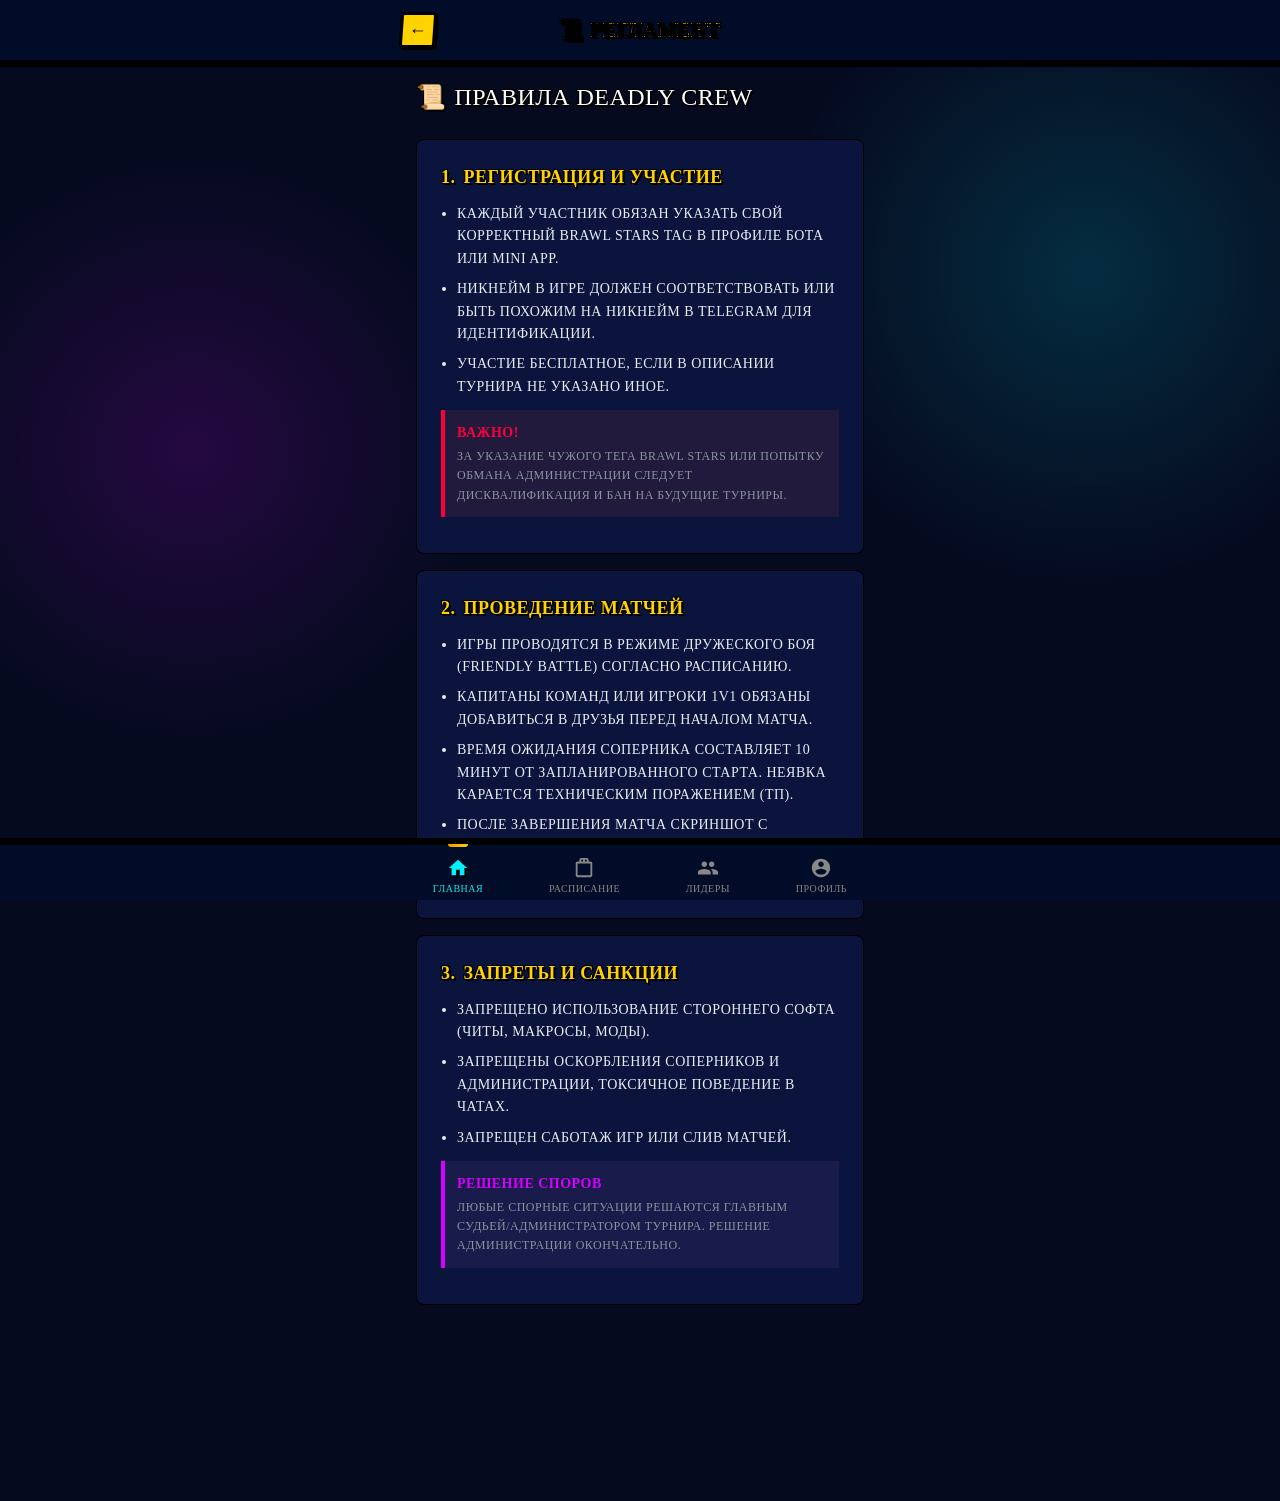
<file: rules.html>
<!DOCTYPE html>
<html lang="ru">
<head>
  <meta charset="UTF-8">
  <meta name="viewport" content="width=device-width, initial-scale=1.0, maximum-scale=1.0, user-scalable=no">
  <title>Регламент — Deadly Crew</title>
  <link rel="stylesheet" href="css/style.css?v=1781715247">
  <style>
    .rules-card {
      background: var(--bg-secondary);
      border: 1px solid var(--border-default);
      border-radius: var(--radius-lg);
      padding: var(--space-xl);
      margin-bottom: var(--space-lg);
    }
    .rules-card h3 {
      font-family: var(--font-display);
      font-size: var(--text-lg);
      color: var(--accent-orange);
      margin-bottom: var(--space-md);
      display: flex;
      align-items: center;
      gap: var(--space-sm);
    }
    .rules-card p, .rules-card li {
      font-size: var(--text-sm);
      color: var(--text-primary);
      line-height: 1.6;
      margin-bottom: var(--space-sm);
    }
    .rules-card ul {
      padding-left: var(--space-lg);
      list-style-type: disc;
      margin-bottom: var(--space-md);
    }
    .alert-box {
      background: rgba(231, 76, 60, 0.1);
      border-left: 4px solid var(--accent-red);
      padding: var(--space-md);
      border-radius: 0 var(--radius-sm) var(--radius-sm) 0;
      margin-bottom: var(--space-md);
    }
    .alert-box__title {
      font-weight: 600;
      color: var(--accent-red);
      font-size: var(--text-sm);
      margin-bottom: var(--space-xs);
    }
    .alert-box__text {
      font-size: var(--text-xs) !important;
      color: var(--text-secondary) !important;
      margin-bottom: 0 !important;
    }
  </style>
</head>
<body>

  <!-- Header -->
  <header class="header">
    <div class="header__inner">
      <button class="header__back" onclick="window.history.back()">←</button>
      <h1 class="header__title">📜 Регламент</h1>
      <div style="width:36px"></div>
    </div>
  </header>

  <!-- Main Content -->
  <main class="container page animate-fade-in" style="padding-bottom:100px">
    
    <div class="page-title">
      <span>📜</span> Правила Deadly Crew
    </div>

    <div id="rules-content">
      <!-- Rule section 1 -->
      <div class="rules-card">
        <h3><span>1.</span> Регистрация и участие</h3>
        <ul>
          <li>Каждый участник обязан указать свой корректный Brawl Stars Tag в профиле бота или Mini App.</li>
          <li>Никнейм в игре должен соответствовать или быть похожим на никнейм в Telegram для идентификации.</li>
          <li>Участие бесплатное, если в описании турнира не указано иное.</li>
        </ul>
        <div class="alert-box">
          <div class="alert-box__title">Важно!</div>
          <p class="alert-box__text">За указание чужого тега Brawl Stars или попытку обмана администрации следует дисквалификация и бан на будущие турниры.</p>
        </div>
      </div>

      <!-- Rule section 2 -->
      <div class="rules-card">
        <h3><span>2.</span> Проведение матчей</h3>
        <ul>
          <li>Игры проводятся в режиме Дружеского боя (Friendly Battle) согласно расписанию.</li>
          <li>Капитаны команд или игроки 1v1 обязаны добавиться в друзья перед началом матча.</li>
          <li>Время ожидания соперника составляет 10 минут от запланированного старта. Неявка карается техническим поражением (ТП).</li>
          <li>После завершения матча скриншот с результатом необходимо отправить администратору в чат.</li>
        </ul>
      </div>

      <!-- Rule section 3 -->
      <div class="rules-card">
        <h3><span>3.</span> Запреты и санкции</h3>
        <ul>
          <li>Запрещено использование стороннего софта (читы, макросы, моды).</li>
          <li>Запрещены оскорбления соперников и администрации, токсичное поведение в чатах.</li>
          <li>Запрещен саботаж игр или слив матчей.</li>
        </ul>
        <div class="alert-box" style="background: rgba(155, 89, 182, 0.1); border-left-color: var(--accent-purple);">
          <div class="alert-box__title" style="color: var(--accent-purple);">Решение споров</div>
          <p class="alert-box__text">Любые спорные ситуации решаются главным судьей/администратором турнира. Решение администрации окончательно.</p>
        </div>
      </div>
    </div>

  </main>

  <!-- Bottom Navigation -->
  <nav class="bottom-nav">
    <div class="bottom-nav__inner">
      <a href="index.html" class="bottom-nav__item" data-nav="home">
        <svg viewBox="0 0 24 24">
          <path d="M10 20v-6h4v6h5v-8h3L12 3 2 12h3v8z"/>
        </svg>
        <span>Главная</span>
      </a>
      <a href="schedule.html" class="bottom-nav__item" data-nav="schedule">
        <svg viewBox="0 0 24 24">
          <path d="M19 5h-2V3c0-1.1-.9-2-2-2H9c-1.1 0-2 .9-2 2v2H5c-1.1 0-2 .9-2 2v13c0 1.1.9 2 2 2h14c1.1 0 2-.9 2-2V7c0-1.1-.9-2-2-2zm-6-2h2v2h-2V3zm-4 0h2v2H9V3zm10 17H5V7h14v13z"/>
        </svg>
        <span>Расписание</span>
      </a>
      <a href="leaderboard.html" class="bottom-nav__item" data-nav="leaderboard">
        <svg viewBox="0 0 24 24">
          <path d="M16 11c1.66 0 2.99-1.34 2.99-3S17.66 5 16 5s-3 1.34-3 3 1.34 3 3 3zm-8 0c1.66 0 2.99-1.34 2.99-3S9.66 5 8 5 5 6.34 5 8s1.34 3 3 3zm0 2c-2.33 0-7 1.17-7 3.5V19h14v-2.5c0-2.33-4.67-3.5-7-3.5zm8 0c-.29 0-.62.02-.97.05 1.16.84 1.97 1.97 1.97 3.45V19h6v-2.5c0-2.33-4.67-3.5-7-3.5z"/>
        </svg>
        <span>Лидеры</span>
      </a>
      <a href="profile.html" class="bottom-nav__item" data-nav="profile">
        <svg viewBox="0 0 24 24">
          <path d="M12 2C6.48 2 2 6.48 2 12s4.48 10 10 10 10-4.48 10-10S17.52 2 12 2zm0 3c1.66 0 3 1.34 3 3s-1.34 3-3 3-3-1.34-3-3 1.34-3 3-3zm0 14.2c-2.5 0-4.71-1.28-6-3.22.03-1.99 4-3.08 6-3.08 1.99 0 5.97 1.09 6 3.08-1.29 1.94-3.5 3.22-6 3.22z"/>
        </svg>
        <span>Профиль</span>
      </a>
    </div>
  </nav>

  <!-- Telegram WebApp SDK -->
  <script src="https://telegram.org/js/telegram-web-app.js"></script>
  <!-- App JS -->
  <script src="js/telegram.js"></script>
  <script src="js/api.js"></script>
  <script src="js/app.js"></script>
  <script>
    document.addEventListener('DOMContentLoaded', async () => {
      App.init({ page: 'rules', activeNav: 'home', showBack: true, backUrl: 'index.html' });
      
      const container = document.getElementById('rules-content');
      try {
        const config = await API.getConfig('rules');
        if (config && config.value) {
          let formatted = config.value;
          // Apply basic rules formatting to display newlines as paragraphs if needed
          if (!formatted.includes('<p>') && !formatted.includes('<br>') && !formatted.includes('<li>')) {
            formatted = formatted.replace(/\n/g, '<br>');
          }
          container.innerHTML = `<div class="rules-card" style="line-height:1.6">${formatted}</div>`;
        }
      } catch (err) {
        console.warn('Failed to load rules dynamically, using fallback:', err);
      }
    });
  </script>
</body>
</html>
</file>
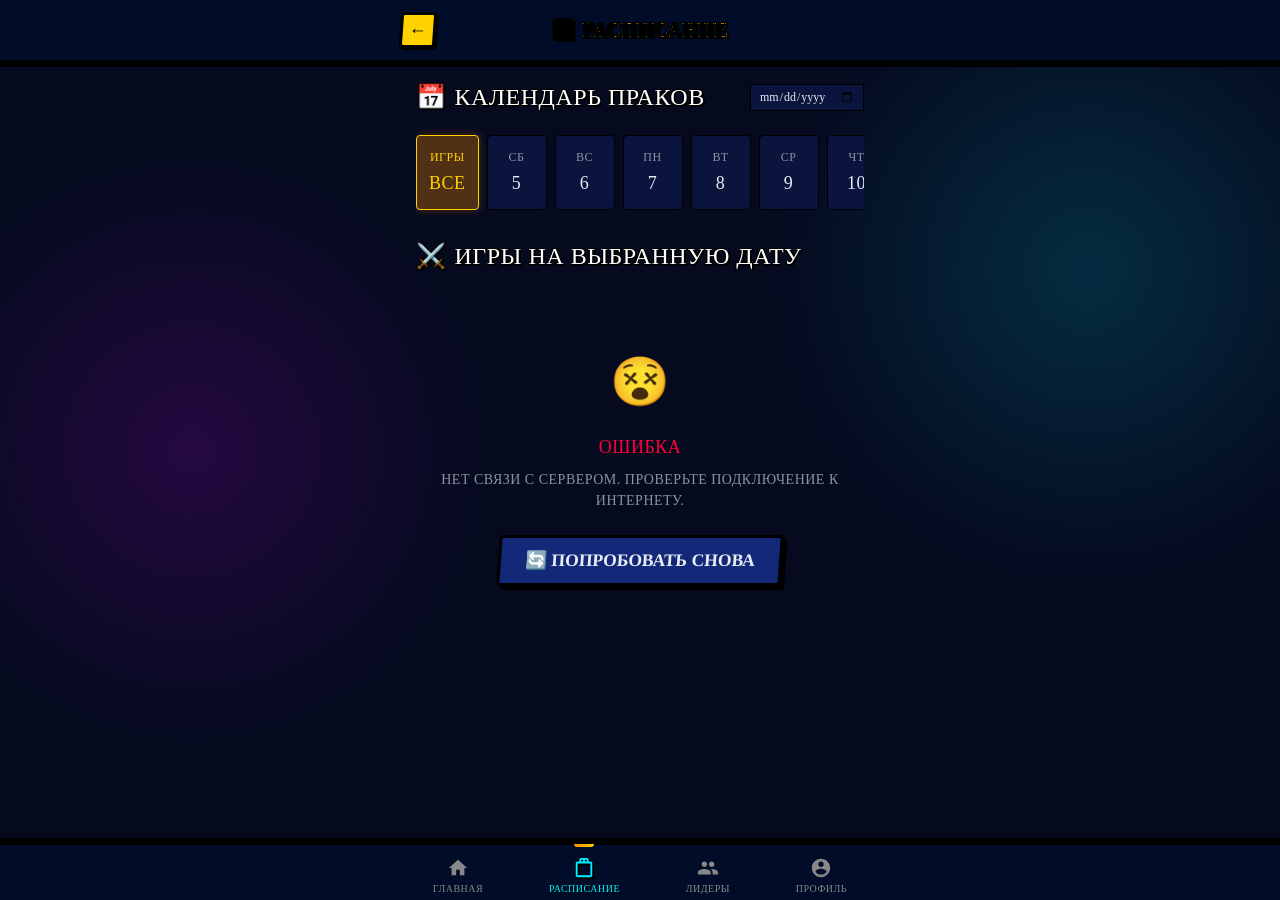
<file: schedule.html>
<!DOCTYPE html>
<html lang="ru">
<head>
  <meta charset="UTF-8">
  <meta name="viewport" content="width=device-width, initial-scale=1.0, maximum-scale=1.0, user-scalable=no">
  <title>Расписание — Deadly Crew</title>
  <link rel="stylesheet" href="css/style.css?v=1781715247">
  <style>
    /* Horizontal Date Selector */
    .date-slider {
      display: flex;
      gap: var(--space-sm);
      overflow-x: auto;
      padding: var(--space-sm) 0 var(--space-md);
      margin-bottom: var(--space-lg);
      scrollbar-width: none; /* Firefox */
    }
    .date-slider::-webkit-scrollbar {
      display: none; /* Safari & Chrome */
    }
    .date-item {
      flex: 0 0 60px;
      height: 75px;
      background: var(--bg-secondary);
      border: 1px solid var(--border-default);
      border-radius: var(--radius-md);
      display: flex;
      flex-direction: column;
      align-items: center;
      justify-content: center;
      cursor: pointer;
      transition: all var(--transition-fast);
    }
    .date-item:hover {
      border-color: var(--border-hover);
    }
    .date-item--active {
      background: var(--accent-orange-glow);
      border-color: var(--accent-orange);
      box-shadow: 0 0 10px var(--accent-orange-glow);
    }
    .date-item__weekday {
      font-size: var(--text-xs);
      color: var(--text-secondary);
      text-transform: uppercase;
      font-weight: 500;
      margin-bottom: 4px;
    }
    .date-item__day {
      font-family: var(--font-display);
      font-size: var(--text-lg);
      color: var(--text-primary);
    }
    .date-item--active .date-item__weekday {
      color: var(--accent-orange);
    }
    .date-item--active .date-item__day {
      color: var(--accent-orange);
    }
    .date-item--all {
      flex: 0 0 auto;
      padding: 0 var(--space-md);
    }
    .date-item--all span {
      font-size: var(--text-xs);
      font-weight: bold;
    }
    
    /* Live registration indicator */
    .prac-meta {
      display: flex;
      flex-direction: column;
      gap: var(--space-xs);
      margin: var(--space-md) 0;
      font-size: var(--text-sm);
      color: var(--text-secondary);
    }
    .prac-time {
      display: flex;
      align-items: center;
      gap: 6px;
      color: var(--accent-cyan);
      font-weight: 500;
    }
    
    .schedule-header {
      display: flex;
      justify-content: space-between;
      align-items: center;
      margin-bottom: var(--space-md);
    }
  </style>
</head>
<body>

  <!-- Header -->
  <header class="header">
    <div class="header__inner">
      <button class="header__back" onclick="window.history.back()">←</button>
      <h1 class="header__title">📅 Расписание</h1>
      <div style="width:36px"></div>
    </div>
  </header>

  <!-- Main Content -->
  <main class="container page animate-fade-in" style="padding-bottom:100px">
    
    <div class="schedule-header">
      <div class="page-title" style="margin-bottom:0">
        <span>📅</span> Календарь праков
      </div>
      <input type="date" id="native-datepicker" style="background:var(--bg-secondary); color:var(--text-primary); border:1px solid var(--border-default); border-radius:var(--radius-sm); padding:4px 8px; font-size:var(--text-xs); outline:none; cursor:pointer;">
    </div>

    <!-- Date Slider -->
    <div class="date-slider" id="date-slider-container">
      <!-- Generated days will be inserted here -->
    </div>

    <div class="page-title">
      <span>⚔️</span> Игры на выбранную дату
    </div>

    <!-- Tournaments List -->
    <div id="tournaments-list" class="stagger-children">
      <!-- Loading skeletons or tournaments will be inserted here -->
    </div>

  </main>

  <!-- Bottom Navigation -->
  <nav class="bottom-nav">
    <div class="bottom-nav__inner">
      <a href="index.html" class="bottom-nav__item" data-nav="home">
        <svg viewBox="0 0 24 24">
          <path d="M10 20v-6h4v6h5v-8h3L12 3 2 12h3v8z"/>
        </svg>
        <span>Главная</span>
      </a>
      <a href="schedule.html" class="bottom-nav__item bottom-nav__item--active" data-nav="schedule">
        <svg viewBox="0 0 24 24">
          <path d="M19 5h-2V3c0-1.1-.9-2-2-2H9c-1.1 0-2 .9-2 2v2H5c-1.1 0-2 .9-2 2v13c0 1.1.9 2 2 2h14c1.1 0 2-.9 2-2V7c0-1.1-.9-2-2-2zm-6-2h2v2h-2V3zm-4 0h2v2H9V3zm10 17H5V7h14v13z"/>
        </svg>
        <span>Расписание</span>
      </a>
      <a href="leaderboard.html" class="bottom-nav__item" data-nav="leaderboard">
        <svg viewBox="0 0 24 24">
          <path d="M16 11c1.66 0 2.99-1.34 2.99-3S17.66 5 16 5s-3 1.34-3 3 1.34 3 3 3zm-8 0c1.66 0 2.99-1.34 2.99-3S9.66 5 8 5 5 6.34 5 8s1.34 3 3 3zm0 2c-2.33 0-7 1.17-7 3.5V19h14v-2.5c0-2.33-4.67-3.5-7-3.5zm8 0c-.29 0-.62.02-.97.05 1.16.84 1.97 1.97 1.97 3.45V19h6v-2.5c0-2.33-4.67-3.5-7-3.5z"/>
        </svg>
        <span>Лидеры</span>
      </a>
      <a href="profile.html" class="bottom-nav__item" data-nav="profile">
        <svg viewBox="0 0 24 24">
          <path d="M12 2C6.48 2 2 6.48 2 12s4.48 10 10 10 10-4.48 10-10S17.52 2 12 2zm0 3c1.66 0 3 1.34 3 3s-1.34 3-3 3-3-1.34-3-3 1.34-3 3-3zm0 14.2c-2.5 0-4.71-1.28-6-3.22.03-1.99 4-3.08 6-3.08 1.99 0 5.97 1.09 6 3.08-1.29 1.94-3.5 3.22-6 3.22z"/>
        </svg>
        <span>Профиль</span>
      </a>
    </div>
  </nav>

  <!-- Telegram WebApp SDK -->
  <script src="https://telegram.org/js/telegram-web-app.js"></script>
  <!-- App JS -->
  <script src="js/telegram.js"></script>
  <script src="js/api.js"></script>
  <script src="js/app.js"></script>
  <script>
    document.addEventListener('DOMContentLoaded', async () => {
      App.init({ page: 'schedule', activeNav: 'schedule', showBack: true, backUrl: 'index.html' });

      const listContainer = document.getElementById('tournaments-list');
      const dateSlider = document.getElementById('date-slider-container');
      const nativePicker = document.getElementById('native-datepicker');
      
      let allTournaments = [];
      let selectedDateStr = 'all'; // 'all' or 'YYYY-MM-DD'
      
      // Initialize week slider
      const weekdays = ['Вс', 'Пн', 'Вт', 'Ср', 'Чт', 'Пт', 'Сб'];
      
      const renderSlider = (activeDateStr) => {
        dateSlider.innerHTML = '';
        
        // "All" button
        const allItem = document.createElement('div');
        allItem.className = `date-item date-item--all ${activeDateStr === 'all' ? 'date-item--active' : ''}`;
        allItem.innerHTML = `
          <div class="date-item__weekday">Игры</div>
          <div class="date-item__day">Все</div>`;
        allItem.addEventListener('click', () => {
          selectedDateStr = 'all';
          nativePicker.value = '';
          renderSlider('all');
          filterAndRender();
        });
        dateSlider.appendChild(allItem);

        // Next 7 days starting from today
        const today = new Date();
        for (let i = 0; i < 7; i++) {
          const d = new Date(today);
          d.setDate(today.getDate() + i);
          
          const yyyy = d.getFullYear();
          const mm = String(d.getMonth() + 1).padStart(2, '0');
          const dd = String(d.getDate()).padStart(2, '0');
          const fullDateStr = `${yyyy}-${mm}-${dd}`;
          
          const activeClass = activeDateStr === fullDateStr ? 'date-item--active' : '';
          const dayName = weekdays[d.getDay()];
          const dayNum = d.getDate();
          
          const dateItem = document.createElement('div');
          dateItem.className = `date-item ${activeClass}`;
          dateItem.innerHTML = `
            <div class="date-item__weekday">${dayName}</div>
            <div class="date-item__day">${dayNum}</div>`;
            
          dateItem.addEventListener('click', () => {
            selectedDateStr = fullDateStr;
            nativePicker.value = fullDateStr;
            renderSlider(fullDateStr);
            filterAndRender();
          });
          dateSlider.appendChild(dateItem);
        }
      };

      // Native Date picker handler
      nativePicker.addEventListener('change', (e) => {
        if (e.target.value) {
          selectedDateStr = e.target.value;
          renderSlider(selectedDateStr);
          filterAndRender();
        }
      });

      const filterAndRender = () => {
        listContainer.innerHTML = '';
        
        let filtered = allTournaments;
        if (selectedDateStr !== 'all') {
          filtered = allTournaments.filter(t => {
            if (!t.start_date) return false;
            const tDate = t.start_date.split('T')[0];
            return tDate === selectedDateStr;
          });
        } else {
          // If "All" selected, only show active/upcoming (exclude completed)
          filtered = allTournaments.filter(t => t.status !== 'completed');
        }

        if (filtered.length === 0) {
          const dateDesc = selectedDateStr === 'all' 
            ? 'Следите за новостями клуба, скоро начнется новый турнир!' 
            : `На выбранную дату (${App.formatDate(selectedDateStr)}) праки не запланированы.`;
          
          App.showEmpty(
            listContainer,
            '📅',
            'Праков не найдено',
            dateDesc
          );
          return;
        }

        filtered.forEach(t => {
          const card = document.createElement('div');
          card.className = 'card tournament-card animate-slide-up';
          card.addEventListener('click', () => {
            App.navigate('tournament.html', { id: t.id });
          });

          const isRegBadge = t.is_registered ? `<span class="badge badge--registration">✓ Вы участвуете</span>` : '';
          const bannerImg = t.image_id ? `<img src="${API.BASE_URL}/tournaments/${t.id}/image" alt="banner" style="width:100%; height:120px; object-fit:cover; border-radius:var(--radius-md); margin-bottom:var(--space-md);">` : '';
          
          card.innerHTML = `
            ${bannerImg}
            <div class="tournament-card__header">
              <h3 class="tournament-card__title">${App.escapeHtml(t.title)}</h3>
              ${App.statusBadge(t.status)}
            </div>
            
            <div class="prac-meta">
              <div class="prac-time">
                <span>🕒</span> Начало: ${App.formatDateTime(t.start_date)}
              </div>
              <div class="text-sm">
                <span>🎮</span> Режим: <b>${App.escapeHtml(t.game_mode)}</b> (${t.tournament_type})
              </div>
            </div>

            <p class="tournament-card__desc">${App.escapeHtml(t.description || 'Описание отсутствует.')}</p>
            <div class="tournament-card__meta">
              ${isRegBadge}
            </div>
            <div class="tournament-card__footer" style="margin-top:var(--space-md)">
              <span class="tournament-card__players">
                <svg viewBox="0 0 24 24"><path d="M16 11c1.66 0 2.99-1.34 2.99-3S17.66 5 16 5s-3 1.34-3 3 1.34 3 3 3zm-8 0c1.66 0 2.99-1.34 2.99-3S9.66 5 8 5 5 6.34 5 8s1.34 3 3 3zm0 2c-2.33 0-7 1.17-7 3.5V19h14v-2.5c0-2.33-4.67-3.5-7-3.5z"/></svg>
                ${t.participant_count} / ${t.max_participants} участников
              </span>
              <button class="btn btn--primary btn--sm">Подробнее</button>
            </div>`;
          listContainer.appendChild(card);
        });
      };

      const loadSchedule = async () => {
        App.showSkeletons(listContainer, 3);
        try {
          // Fetch tournaments
          allTournaments = await API.getTournaments();
          filterAndRender();
        } catch (err) {
          App.showError(listContainer, err.message, loadSchedule);
        }
      };

      renderSlider('all');
      await loadSchedule();
    });
  </script>
</body>
</html>
</file>
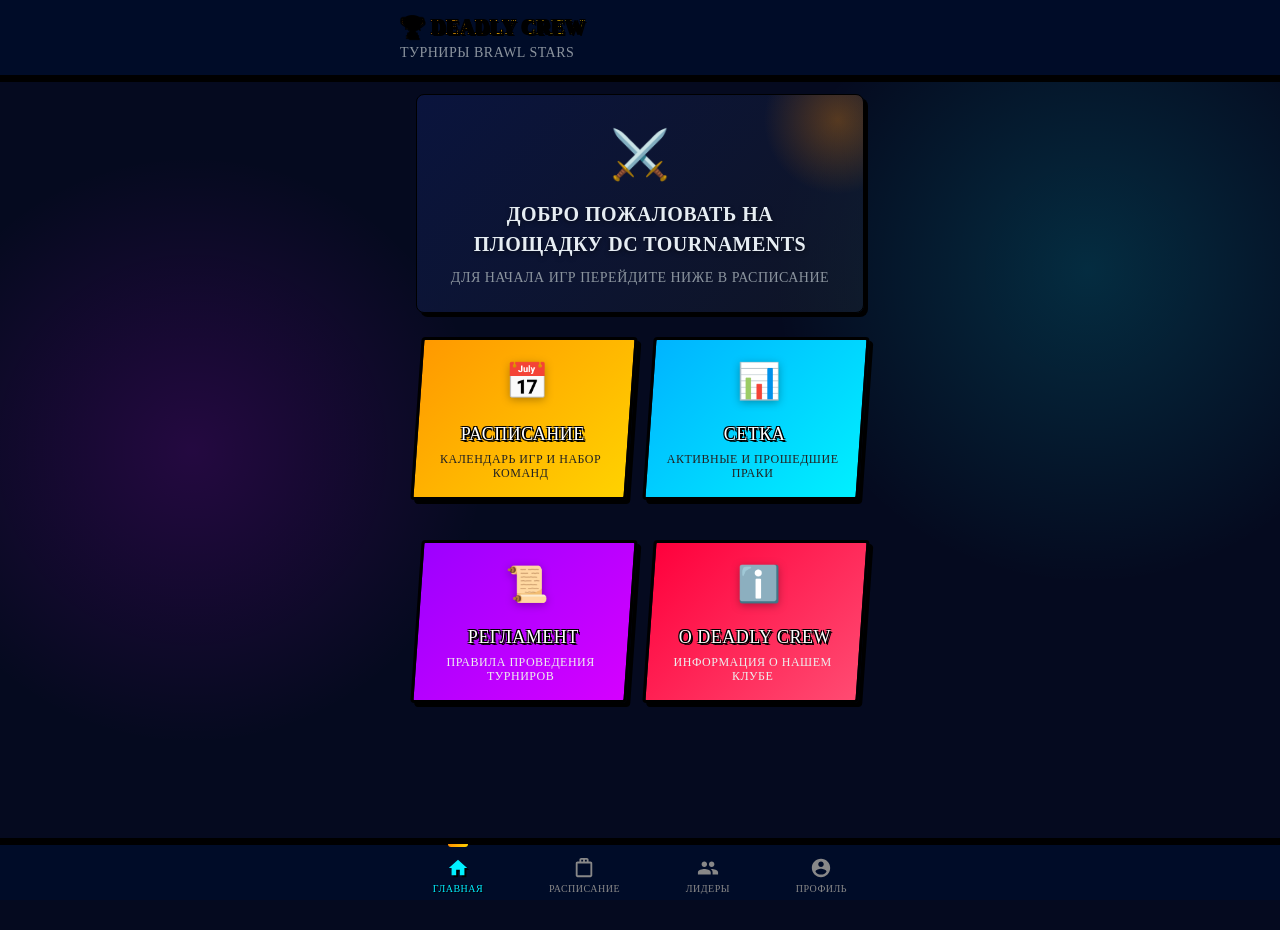
<file: tournament.html>
<!DOCTYPE html>
<html lang="ru">
<head>
  <meta charset="UTF-8">
  <meta name="viewport" content="width=device-width, initial-scale=1.0, maximum-scale=1.0, user-scalable=no">
  <title>Детали турнира</title>
  <link rel="stylesheet" href="css/style.css?v=1781715247">
</head>
<body>

  <!-- Header -->
  <header class="header">
    <div class="header__inner">
      <button class="header__back" onclick="window.history.back()">←</button>
      <h1 class="header__title" id="nav-title">Турнир</h1>
      <div style="width:36px"></div>
    </div>
  </header>

  <!-- Main Content -->
  <main class="container page animate-fade-in" style="padding-bottom:100px">
    <div id="tournament-detail" class="hidden">
      <!-- Tournament Header Card -->
      <div class="card mb-lg card--active">
        <div id="t-banner-container"></div>
        <div class="flex justify-between items-center mb-md">
          <h2 id="t-title" class="font-display" style="font-size:var(--text-xl)">—</h2>
          <div id="t-status"></div>
        </div>
        <p id="t-desc" class="text-muted mb-lg">—</p>
        
        <div class="flex gap-sm mb-md flex-wrap">
          <span id="t-mode" class="badge badge--mode">—</span>
          <span id="t-type" class="badge badge--mode">—</span>
          <span id="t-participants-badge" class="badge badge--mode">👥 — / —</span>
        </div>
      </div>

      <!-- Action Button (Register / Bracket) -->
      <div class="mb-lg">
        <button id="register-btn" class="btn btn--primary btn--full btn--lg mb-sm hidden">Зарегистрироваться</button>
        <button id="unregister-btn" class="btn btn--secondary btn--full btn--lg mb-sm hidden">Отменить регистрацию</button>
        <button id="view-bracket-btn" class="btn btn--primary btn--full btn--lg mb-sm hidden">🏆 Посмотреть сетку</button>
      </div>

      <!-- Prizes -->
      <div class="detail-section">
        <h3 class="detail-section__title">🎁 Призы</h3>
        <div class="prizes">
          <div class="prize-item prize-item--gold">
            <div class="prize-item__medal">🥇</div>
            <div>
              <div class="prize-item__place">1 Место</div>
              <div id="prize-1" class="prize-item__value">Не указан</div>
            </div>
          </div>
          <div class="prize-item prize-item--silver">
            <div class="prize-item__medal">🥈</div>
            <div>
              <div class="prize-item__place">2 Место</div>
              <div id="prize-2" class="prize-item__value">Не указан</div>
            </div>
          </div>
          <div class="prize-item prize-item--bronze">
            <div class="prize-item__medal">🥉</div>
            <div>
              <div class="prize-item__place">3 Место</div>
              <div id="prize-3" class="prize-item__value">Не указан</div>
            </div>
          </div>
        </div>
      </div>

      <!-- Info Details -->
      <div class="detail-section">
        <h3 class="detail-section__title">ℹ️ Информация</h3>
        <div class="card">
          <div class="detail-row">
            <span class="detail-row__label">Начало турнира</span>
            <span id="t-start-date" class="detail-row__value">—</span>
          </div>
          <div class="detail-row">
            <span class="detail-row__label">Конец регистрации</span>
            <span id="t-deadline" class="detail-row__value">—</span>
          </div>
        </div>
      </div>

      <!-- Participants List -->
      <div class="detail-section">
        <h3 class="detail-section__title">👥 Участники</h3>
        <div id="participants-list" class="participants-list">
          <p class="text-center text-muted py-md">Нет участников.</p>
        </div>
      </div>
    </div>

    <!-- Loading Container -->
    <div id="loading-container">
      <div class="card mb-lg">
        <div class="skeleton skeleton--title"></div>
        <div class="skeleton skeleton--text"></div>
        <div class="skeleton skeleton--text" style="width:60%"></div>
      </div>
      <div class="skeleton skeleton--card" style="height:80px"></div>
    </div>
  </main>

  <!-- Telegram WebApp SDK -->
  <script src="https://telegram.org/js/telegram-web-app.js"></script>
  <!-- App JS -->
  <script src="js/telegram.js"></script>
  <script src="js/api.js"></script>
  <script src="js/app.js"></script>
  <script>
    document.addEventListener('DOMContentLoaded', async () => {
      App.init({ page: 'tournament', showBack: true, backUrl: 'index.html' });

      const tId = App.getParam('id');
      if (!tId) {
        App.navigate('index.html');
        return;
      }

      const detailEl = document.getElementById('tournament-detail');
      const loadingEl = document.getElementById('loading-container');
      const registerBtn = document.getElementById('register-btn');
      const unregisterBtn = document.getElementById('unregister-btn');
      const viewBracketBtn = document.getElementById('view-bracket-btn');

      let tournament = null;
      let currentUser = null;

      const loadTournament = async () => {
        try {
          // Fetch user profile first (to check brawl stars tag)
          currentUser = await API.getMe();
          
          // Fetch tournament details
          tournament = await API.getTournament(tId);
          
          // Update details
          if (tournament.image_id) {
            document.getElementById('t-banner-container').innerHTML = `
              <img src="${API.BASE_URL}/tournaments/${tournament.id}/image" alt="banner" style="width:100%; height:160px; object-fit:cover; border-radius:var(--radius-md); margin-bottom:var(--space-md);">`;
          } else {
            document.getElementById('t-banner-container').innerHTML = '';
          }
          document.getElementById('t-title').textContent = tournament.title;
          document.getElementById('t-desc').textContent = tournament.description || 'Описание отсутствует.';
          document.getElementById('t-status').innerHTML = App.statusBadge(tournament.status);
          document.getElementById('t-mode').textContent = tournament.game_mode;
          document.getElementById('t-type').textContent = tournament.tournament_type;
          document.getElementById('t-participants-badge').textContent = `👥 ${tournament.participant_count} / ${tournament.max_participants}`;
          
          document.getElementById('prize-1').textContent = tournament.prize_1st || 'Не указан';
          document.getElementById('prize-2').textContent = tournament.prize_2nd || 'Не указан';
          document.getElementById('prize-3').textContent = tournament.prize_3rd || 'Не указан';
          
          document.getElementById('t-start-date').textContent = App.formatDateTime(tournament.start_date);
          document.getElementById('t-deadline').textContent = App.formatDateTime(tournament.registration_deadline);

          // Buttons visibility
          registerBtn.classList.add('hidden');
          unregisterBtn.classList.add('hidden');
          viewBracketBtn.classList.add('hidden');

          if (tournament.status === 'completed' || tournament.status === 'active') {
            viewBracketBtn.classList.remove('hidden');
          } else if (tournament.status === 'registration' || tournament.status === 'draft') {
            if (tournament.is_registered) {
              unregisterBtn.classList.remove('hidden');
            } else {
              registerBtn.classList.remove('hidden');
            }
          }

          // Fetch actual registered participants list
          const participants = await API.getParticipants(tId);
          const participantsContainer = document.getElementById('participants-list');
          participantsContainer.innerHTML = '';

          if (participants && participants.length > 0) {
            participants.forEach(player => {
              const row = document.createElement('div');
              row.className = 'participant-row';
              row.innerHTML = `
                <div class="participant-row__avatar">${player.display_name[0].toUpperCase()}</div>
                <div class="participant-row__name">${App.escapeHtml(player.display_name)}</div>
                <div class="participant-row__tag">#${App.escapeHtml(player.brawl_stars_tag || '—')}</div>`;
              participantsContainer.appendChild(row);
            });
          } else {
            participantsContainer.innerHTML = `
              <div class="text-center py-lg text-muted">
                📌 Участников пока нет. Зарегистрируйтесь первым!
              </div>`;
          }

          loadingEl.classList.add('hidden');
          detailEl.classList.remove('hidden');
        } catch (err) {
          App.showError(loadingEl, err.message, loadTournament);
        }
      };

      await loadTournament();

      // Register Button handler
      registerBtn.addEventListener('click', async () => {
        TG.haptic('medium');
        if (!currentUser.brawl_stars_tag) {
          TG.alert('⚠️ Укажите ваш Brawl Stars Tag в профиле перед регистрацией на турнир!').then(() => {
            App.navigate('profile.html');
          });
          return;
        }

        const confirmReg = await TG.confirm('Вы действительно хотите зарегистрироваться на этот турнир?');
        if (!confirmReg) return;

        try {
          await API.register(tId);
          App.toast('Вы успешно зарегистрировались!', 'success');
          await loadTournament();
        } catch (err) {
          App.toast(err.message, 'error');
        }
      });

      // Unregister Button handler
      unregisterBtn.addEventListener('click', async () => {
        TG.haptic('medium');
        const confirmUnreg = await TG.confirm('Вы действительно хотите отменить регистрацию?');
        if (!confirmUnreg) return;

        try {
          await API.unregister(tId);
          App.toast('Регистрация отменена.', 'info');
          await loadTournament();
        } catch (err) {
          App.toast(err.message, 'error');
        }
      });

      // View Bracket Button handler
      viewBracketBtn.addEventListener('click', () => {
        App.navigate('bracket.html', { id: tId });
      });
    });
  </script>
</body>
</html>
</file>
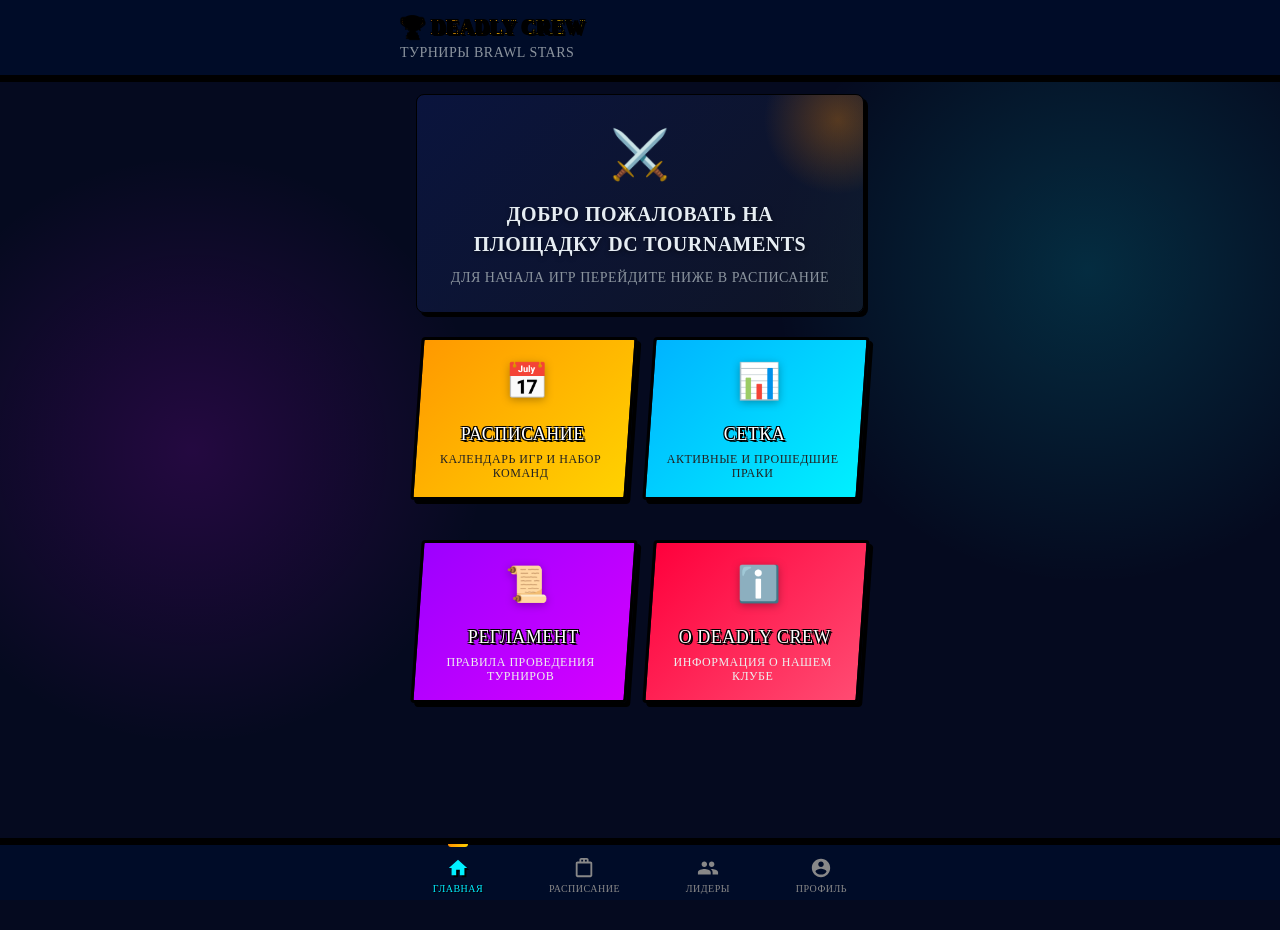
<file: admin/create.html>
<!DOCTYPE html>
<html lang="ru">
<head>
  <meta charset="UTF-8">
  <meta name="viewport" content="width=device-width, initial-scale=1.0, maximum-scale=1.0, user-scalable=no">
  <title>Управление турниром</title>
  <link rel="stylesheet" href="../css/style.css?v=1781715247">
</head>
<body>

  <!-- Header -->
  <header class="header">
    <div class="header__inner">
      <button class="header__back" onclick="App.navigate('index.html')">←</button>
      <h1 class="header__title" id="form-page-title"><span>➕</span> Создать турнир</h1>
      <div style="width:36px"></div>
    </div>
  </header>

  <!-- Main Content -->
  <main class="container page animate-fade-in" style="padding-bottom:100px">
    
    <div class="card">
      <form id="tournament-form">
        <!-- Title -->
        <div class="form-group">
          <label class="form-label" for="title">Название турнира</label>
          <input type="text" id="title" class="form-input" placeholder="Турнир от Deadly Crew" required maxlength="255">
        </div>

        <!-- Description -->
        <div class="form-group">
          <label class="form-label" for="description">Описание</label>
          <textarea id="description" class="form-textarea" placeholder="Данный турнир только для участников клуба..."></textarea>
        </div>

        <!-- Game Mode -->
        <div class="form-group">
          <label class="form-label" for="game_mode">Режим игры</label>
          <select id="game_mode" class="form-select">
            <option value="Gem Grab">Гем Граб (Gem Grab)</option>
            <option value="Brawl Ball">Броулбол (Brawl Ball)</option>
            <option value="Knockout">Нокаут (Knockout)</option>
            <option value="Showdown">Столкновение (Showdown)</option>
            <option value="Heist">Ограбление (Heist)</option>
            <option value="Bounty">Награда за поимку (Bounty)</option>
            <option value="Wipeout">Зачистка (Wipeout)</option>
            <option value="Hot Zone">Горячая зона (Hot Zone)</option>
          </select>
        </div>

        <!-- Tournament Type -->
        <div class="form-group">
          <label class="form-label" for="tournament_type">Тип турнира</label>
          <select id="tournament_type" class="form-select">
            <option value="1v1">Соло (1 на 1)</option>
            <option value="2v2">Дуо (2 на 2)</option>
            <option value="3v3">3 на 3</option>
          </select>
        </div>

        <!-- Bracket Type -->
        <div class="form-group">
          <label class="form-label" for="bracket_type">Формат сетки</label>
          <select id="bracket_type" class="form-select">
            <option value="single_elimination">Single Elimination (на вылет)</option>
          </select>
        </div>

        <!-- Max Participants -->
        <div class="form-group">
          <label class="form-label" for="max_participants">Макс. участников</label>
          <input type="number" id="max_participants" class="form-input" value="16" min="2" max="256" required>
        </div>

        <!-- Start Date -->
        <div class="form-group">
          <label class="form-label" for="start_date">Дата и время начала</label>
          <input type="datetime-local" id="start_date" class="form-input" required>
        </div>

        <!-- Registration Deadline -->
        <div class="form-group">
          <label class="form-label" for="registration_deadline">Дедлайн регистрации</label>
          <input type="datetime-local" id="registration_deadline" class="form-input" required>
        </div>

        <!-- Prizes -->
        <div class="divider"></div>
        <h3 class="font-display mb-md" style="font-size:var(--text-md)">🎁 Призы</h3>

        <div class="form-group">
          <label class="form-label" for="prize_1st">1 Место</label>
          <input type="text" id="prize_1st" class="form-input" placeholder="Например: 170 кристаллов / Роль Чемпиона">
        </div>

        <div class="form-group">
          <label class="form-label" for="prize_2nd">2 Место</label>
          <input type="text" id="prize_2nd" class="form-input" placeholder="Например: 80 кристаллов">
        </div>

        <div class="form-group">
          <label class="form-label" for="prize_3rd">3 Место</label>
          <input type="text" id="prize_3rd" class="form-input" placeholder="Например: 30 кристаллов">
        </div>

        <!-- Status -->
        <div class="divider"></div>
        <div class="form-group">
          <label class="form-label" for="status">Статус турнира</label>
          <select id="status" class="form-select">
            <option value="draft">Черновик (Draft)</option>
            <option value="registration">Регистрация открыта (Registration)</option>
            <option value="active">Активный / В процессе (Active)</option>
            <option value="completed">Завершен (Completed)</option>
          </select>
        </div>

        <button type="submit" id="form-submit-btn" class="btn btn--primary btn--full btn--lg">Создать турнир</button>
      </form>
    </div>

  </main>

  <!-- Telegram WebApp SDK -->
  <script src="https://telegram.org/js/telegram-web-app.js"></script>
  <!-- App JS -->
  <script src="../js/telegram.js"></script>
  <script src="../js/api.js"></script>
  <script src="../js/app.js"></script>
  <script src="../js/admin.js"></script>
  <script>
    document.addEventListener('DOMContentLoaded', () => {
      API.BASE_URL = 'http://localhost:8000/api';
      App.init({ page: 'admin-create', showBack: true, backUrl: 'index.html' });

      // Run Admin Panel Form Initializer
      Admin.initCreateForm();
    });
  </script>
</body>
</html>
</file>
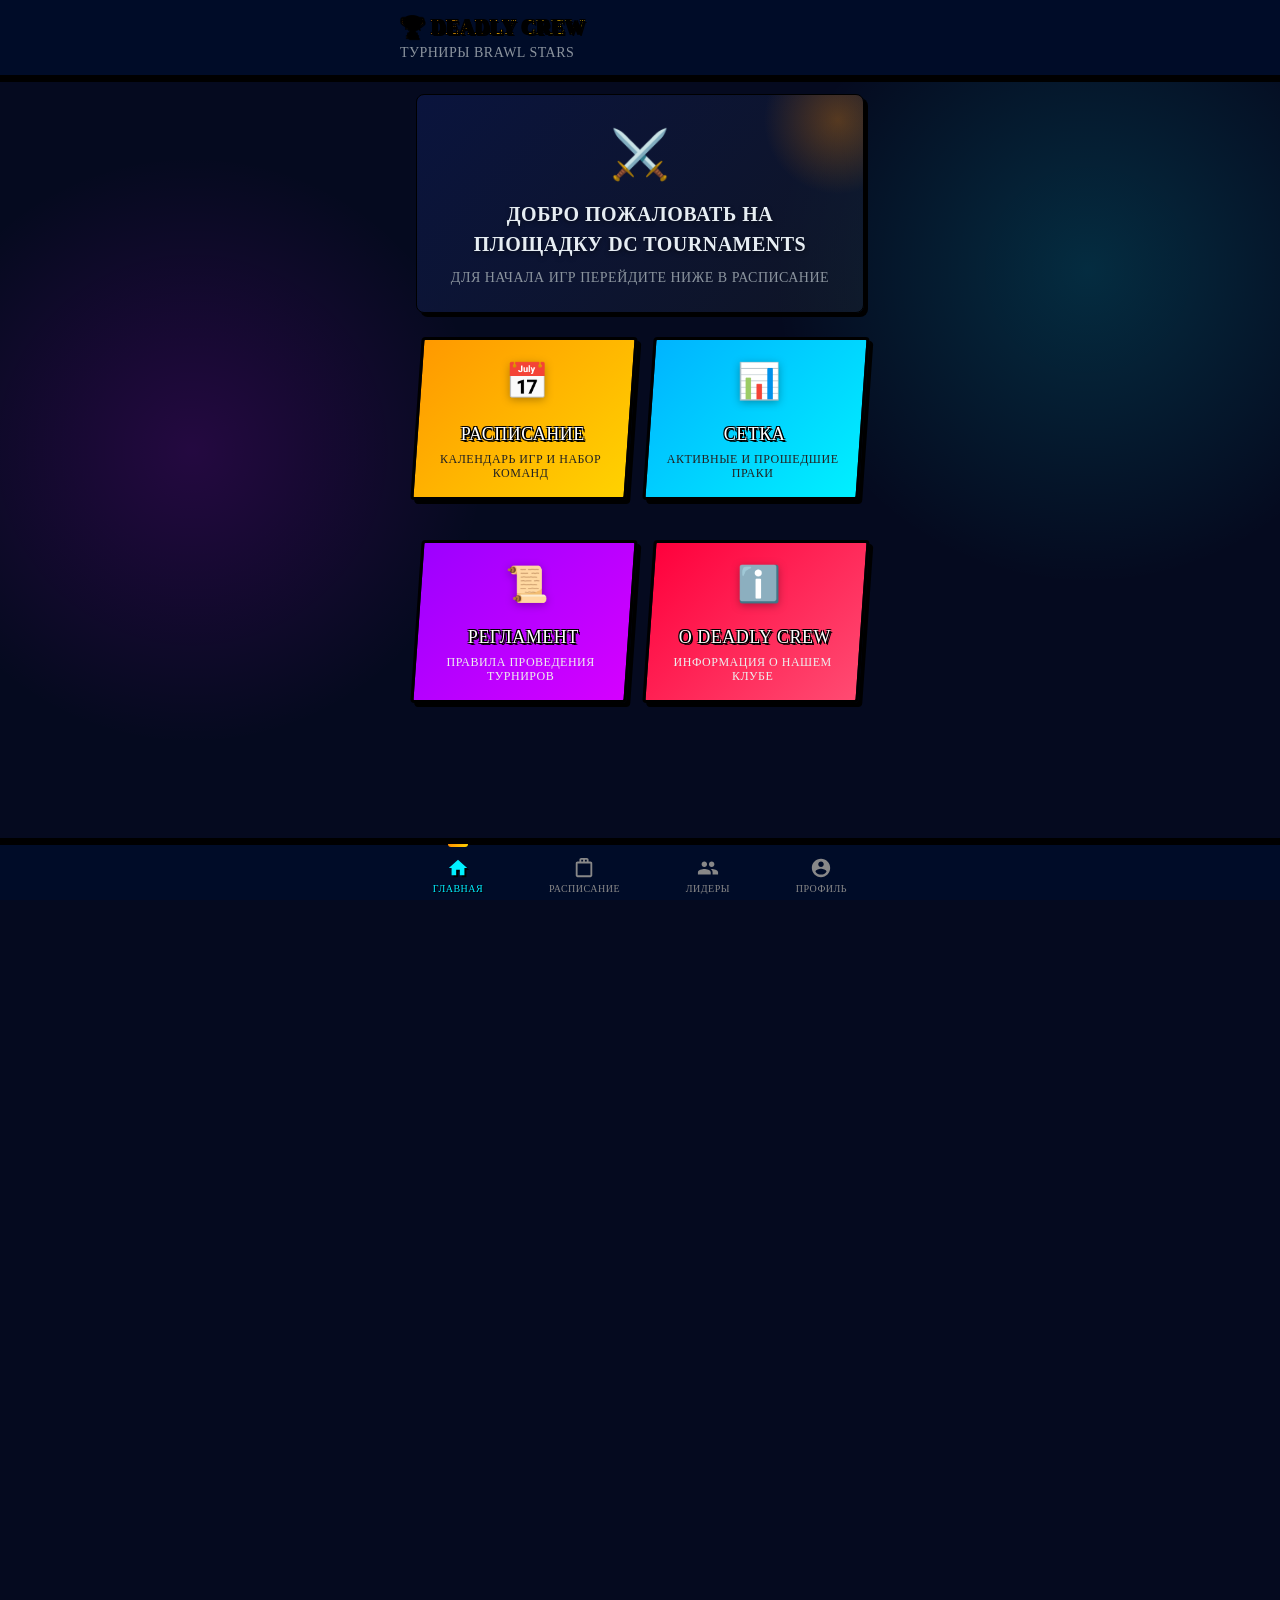
<file: admin/manage.html>
<!DOCTYPE html>
<html lang="ru">
<head>
  <meta charset="UTF-8">
  <meta name="viewport" content="width=device-width, initial-scale=1.0, maximum-scale=1.0, user-scalable=no">
  <title>Управление турниром</title>
  <link rel="stylesheet" href="../css/style.css?v=1781715247">
</head>
<body>

  <!-- Header -->
  <header class="header">
    <div class="header__inner">
      <button class="header__back" onclick="App.navigate('index.html')">←</button>
      <h1 class="header__title">⚙️ Управление</h1>
      <div style="width:36px"></div>
    </div>
  </header>

  <!-- Main Content -->
  <main class="container page animate-fade-in" style="max-width:100%; padding-left:0; padding-right:0; padding-bottom:120px">
    
    <div class="px-lg">
      <div class="card mb-lg">
        <h2 id="tournament-title" class="font-display mb-sm" style="font-size:var(--text-lg)">—</h2>
        <div class="flex justify-between items-center mt-md">
          <div id="tournament-status-badge"></div>
          <span class="text-muted text-sm">Участники: <strong id="tournament-players-count" style="color:var(--text-primary)">—</strong></span>
        </div>
      </div>

      <!-- Action Buttons -->
      <div class="flex flex-col gap-sm mb-xl">
        <button id="generate-bracket-btn" class="btn btn--primary btn--full hidden">📊 Сгенерировать сетку</button>
        <button id="notify-bracket-btn" class="btn btn--success btn--full hidden">📢 Оповестить о сетке</button>
        <button id="delete-tournament-btn" class="btn btn--danger btn--full btn--sm">🗑️ Удалить турнир</button>
      </div>

      <div class="page-title" style="margin-bottom:0">
        <span>⚔️</span> Управление матчами
      </div>
      <p class="text-muted text-xs mt-sm">Нажмите на любой активный матч в сетке, чтобы внести счет и выбрать победителя.</p>
    </div>

    <!-- Bracket Container -->
    <div id="manage-bracket-container" class="bracket-container">
      <!-- Interactive bracket -->
    </div>

  </main>

  <!-- Winner and Score Edit Modal Sheet -->
  <div id="modal-overlay" class="modal-overlay">
    <div id="match-modal" class="modal">
      <div class="modal__handle"></div>
      <h3 class="modal__title">Результат матча</h3>
      
      <p class="text-muted text-sm mb-lg">Выберите победителя и укажите счет игры:</p>

      <div class="form-group">
        <label class="form-label">Победитель</label>
        <div class="match-edit__players">
          <div id="match-player1-btn" class="match-edit__player">Игрок 1</div>
          <div class="match-edit__vs">vs</div>
          <div id="match-player2-btn" class="match-edit__player">Игрок 2</div>
        </div>
      </div>

      <div class="form-group">
        <label class="form-label">Итоговый счет</label>
        <div class="match-edit__score">
          <input type="number" id="match-score1" value="0" min="0">
          <span style="font-weight:700">:</span>
          <input type="number" id="match-score2" value="0" min="0">
        </div>
      </div>

      <div class="flex gap-md mt-xl">
        <button id="modal-close" class="btn btn--secondary" style="flex:1">Отмена</button>
        <button id="match-save-btn" class="btn btn--primary" style="flex:2">Сохранить</button>
      </div>
    </div>
  </div>

  <!-- Telegram WebApp SDK -->
  <script src="https://telegram.org/js/telegram-web-app.js"></script>
  <!-- App JS -->
  <script src="../js/telegram.js"></script>
  <script src="../js/api.js"></script>
  <script src="../js/app.js"></script>
  <script src="../js/bracket.js"></script>
  <script src="../js/admin.js"></script>
  <script>
    document.addEventListener('DOMContentLoaded', () => {
      API.BASE_URL = 'http://localhost:8000/api';
      App.init({ page: 'admin-manage', showBack: true, backUrl: 'index.html' });

      // Run Admin Panel Manage Page Initializer
      Admin.initManagePage();
    });
  </script>
</body>
</html>
</file>
<file: css/style.css>
@font-face {
  font-family: 'Nougat';
  src: url('fonts/Nougat.woff2') format('woff2');
  font-weight: normal;
  font-style: normal;
}
/* ============================================
   BRAWL STARS TOURNAMENT - DESIGN SYSTEM
   ============================================ */

@import url('https://fonts.googleapis.com/css2?family=Lilita+One&family=Inter:wght@400;500;600;700&display=swap');



/* --- CSS Variables --- */
:root {
  /* Colors */
  --bg-primary: #0D1117;
  --bg-secondary: #161B22;
  --bg-card: rgba(22, 27, 34, 0.85);
  --bg-card-hover: rgba(30, 37, 48, 0.95);
  --bg-glass: rgba(22, 27, 34, 0.6);
  --border-default: rgba(255, 255, 255, 0.08);
  --border-hover: rgba(255, 255, 255, 0.15);

  --text-primary: #E6EDF3;
  --text-secondary: #8B949E;
  --text-muted: #484F58;

  --accent-orange: #FF8C00;
  --accent-orange-glow: rgba(255, 140, 0, 0.3);
  --accent-gold: #FFD700;
  --accent-gold-glow: rgba(255, 215, 0, 0.3);
  --accent-purple: #9B59B6;
  --accent-purple-glow: rgba(155, 89, 182, 0.3);
  --accent-cyan: #00D4FF;
  --accent-cyan-glow: rgba(0, 212, 255, 0.3);
  --accent-green: #2ECC71;
  --accent-red: #E74C3C;
  --accent-red-glow: rgba(231, 76, 60, 0.3);

  /* Gradients */
  --gradient-primary: linear-gradient(135deg, #FF8C00, #FFD700);
  --gradient-secondary: linear-gradient(135deg, #9B59B6, #00D4FF);
  --gradient-danger: linear-gradient(135deg, #E74C3C, #FF6B6B);
  --gradient-success: linear-gradient(135deg, #2ECC71, #27AE60);
  --gradient-gold: linear-gradient(135deg, #FFD700, #FFA500);
  --gradient-silver: linear-gradient(135deg, #C0C0C0, #A8A8A8);
  --gradient-bronze: linear-gradient(135deg, #CD7F32, #B8860B);

  /* Typography */
  --font-display: 'Nougat', 'Lilita One', cursive;
  --font-body: 'Nougat', 'Inter', -apple-system, BlinkMacSystemFont, sans-serif;

  --text-xs: 0.75rem;
  --text-sm: 0.875rem;
  --text-base: 1rem;
  --text-lg: 1.125rem;
  --text-xl: 1.25rem;
  --text-2xl: 1.5rem;
  --text-3xl: 2rem;

  /* Spacing */
  --space-xs: 4px;
  --space-sm: 8px;
  --space-md: 12px;
  --space-lg: 16px;
  --space-xl: 24px;
  --space-2xl: 32px;
  --space-3xl: 48px;

  /* Border Radius */
  --radius-sm: 8px;
  --radius-md: 12px;
  --radius-lg: 16px;
  --radius-xl: 20px;
  --radius-full: 9999px;

  /* Shadows */
  --shadow-sm: 0 2px 8px rgba(0, 0, 0, 0.2);
  --shadow-md: 0 4px 16px rgba(0, 0, 0, 0.3);
  --shadow-lg: 0 8px 32px rgba(0, 0, 0, 0.4);
  --shadow-glow-orange: 0 0 20px rgba(255, 140, 0, 0.25);
  --shadow-glow-cyan: 0 0 20px rgba(0, 212, 255, 0.25);

  /* Transitions */
  --transition-fast: 0.15s cubic-bezier(0.4, 0, 0.2, 1);
  --transition-normal: 0.3s cubic-bezier(0.4, 0, 0.2, 1);
  --transition-slow: 0.5s cubic-bezier(0.4, 0, 0.2, 1);

  /* Layout */
  --nav-height: 64px;
  --header-height: 56px;
  --content-max-width: 480px;
}

/* --- Reset & Base --- */
*, *::before, *::after {
  box-sizing: border-box;
  margin: 0;
  padding: 0;
}

html {
  font-size: 16px;
  -webkit-tap-highlight-color: transparent;
  -webkit-font-smoothing: antialiased;
  -moz-osx-font-smoothing: grayscale;
}

body {
  font-family: var(--font-body);
  background: var(--bg-primary);
  color: var(--text-primary);
  min-height: 100vh;
  padding-bottom: calc(var(--nav-height) + 16px);
  overflow-x: hidden;
  line-height: 1.5;
}

body::before {
  content: '';
  position: fixed;
  top: -50%;
  left: -50%;
  width: 200%;
  height: 200%;
  background: radial-gradient(circle at 30% 20%, rgba(255, 140, 0, 0.06) 0%, transparent 50%),
              radial-gradient(circle at 70% 80%, rgba(155, 89, 182, 0.04) 0%, transparent 50%),
              radial-gradient(circle at 50% 50%, rgba(0, 212, 255, 0.03) 0%, transparent 60%);
  pointer-events: none;
  z-index: 0;
}

a {
  color: var(--accent-cyan);
  text-decoration: none;
}

img {
  max-width: 100%;
  display: block;
}

ul, ol {
  list-style: none;
}

input, select, textarea, button {
  font-family: var(--font-body);
  font-size: var(--text-base);
}

/* --- Scrollbar --- */
::-webkit-scrollbar {
  width: 4px;
}
::-webkit-scrollbar-track {
  background: transparent;
}
::-webkit-scrollbar-thumb {
  background: var(--text-muted);
  border-radius: var(--radius-full);
}

/* --- Animations --- */
@keyframes fadeIn {
  from { opacity: 0; }
  to { opacity: 1; }
}

@keyframes slideUp {
  from { opacity: 0; transform: translateY(20px); }
  to { opacity: 1; transform: translateY(0); }
}

@keyframes slideDown {
  from { opacity: 0; transform: translateY(-20px); }
  to { opacity: 1; transform: translateY(0); }
}

@keyframes scaleIn {
  from { opacity: 0; transform: scale(0.9); }
  to { opacity: 1; transform: scale(1); }
}

@keyframes shimmer {
  0% { background-position: -200% 0; }
  100% { background-position: 200% 0; }
}

@keyframes pulse {
  0%, 100% { opacity: 1; }
  50% { opacity: 0.5; }
}

@keyframes glow {
  0%, 100% { box-shadow: 0 0 5px var(--accent-orange-glow); }
  50% { box-shadow: 0 0 20px var(--accent-orange-glow), 0 0 40px var(--accent-orange-glow); }
}

@keyframes float {
  0%, 100% { transform: translateY(0); }
  50% { transform: translateY(-6px); }
}

@keyframes rotateIn {
  from { opacity: 0; transform: rotate(-10deg) scale(0.9); }
  to { opacity: 1; transform: rotate(0) scale(1); }
}

.animate-fade-in { animation: fadeIn var(--transition-normal) ease forwards; }
.animate-slide-up { animation: slideUp var(--transition-normal) ease forwards; }
.animate-scale-in { animation: scaleIn var(--transition-normal) ease forwards; }

/* Stagger children */
.stagger-children > * {
  opacity: 0;
  animation: slideUp 0.4s ease forwards;
}
.stagger-children > *:nth-child(1) { animation-delay: 0.05s; }
.stagger-children > *:nth-child(2) { animation-delay: 0.1s; }
.stagger-children > *:nth-child(3) { animation-delay: 0.15s; }
.stagger-children > *:nth-child(4) { animation-delay: 0.2s; }
.stagger-children > *:nth-child(5) { animation-delay: 0.25s; }
.stagger-children > *:nth-child(6) { animation-delay: 0.3s; }
.stagger-children > *:nth-child(7) { animation-delay: 0.35s; }
.stagger-children > *:nth-child(8) { animation-delay: 0.4s; }
.stagger-children > *:nth-child(9) { animation-delay: 0.45s; }
.stagger-children > *:nth-child(10) { animation-delay: 0.5s; }

/* --- Layout --- */
.container {
  max-width: var(--content-max-width);
  margin: 0 auto;
  padding: 0 var(--space-lg);
  position: relative;
  z-index: 1;
}

.page {
  padding-top: var(--space-lg);
  padding-bottom: var(--space-xl);
}

/* --- Header --- */
.header {
  position: sticky;
  top: 0;
  z-index: 100;
  background: rgba(13, 17, 23, 0.85);
  backdrop-filter: blur(20px);
  -webkit-backdrop-filter: blur(20px);
  border-bottom: 1px solid var(--border-default);
  padding: var(--space-md) var(--space-lg);
}

.header__inner {
  max-width: var(--content-max-width);
  margin: 0 auto;
  display: flex;
  align-items: center;
  justify-content: space-between;
  gap: var(--space-md);
}

.header__title {
  font-family: var(--font-display);
  font-size: var(--text-xl);
  background: var(--gradient-primary);
  -webkit-background-clip: text;
  -webkit-text-fill-color: transparent;
  background-clip: text;
}

.header__subtitle {
  font-size: var(--text-sm);
  color: var(--text-secondary);
}

.header__back {
  width: 36px;
  height: 36px;
  border-radius: var(--radius-full);
  border: 1px solid var(--border-default);
  background: var(--bg-card);
  color: var(--text-primary);
  display: flex;
  align-items: center;
  justify-content: center;
  cursor: pointer;
  transition: var(--transition-fast);
  font-size: var(--text-lg);
}

.header__back:hover {
  background: var(--bg-card-hover);
  border-color: var(--border-hover);
}

/* --- Page Title --- */
.page-title {
  font-family: var(--font-display);
  font-size: var(--text-2xl);
  margin-bottom: var(--space-xl);
  display: flex;
  align-items: center;
  gap: var(--space-sm);
}

.page-title span {
  font-size: var(--text-2xl);
}

/* --- Cards --- */
.card {
  background: var(--bg-card);
  backdrop-filter: blur(20px);
  -webkit-backdrop-filter: blur(20px);
  border: 1px solid var(--border-default);
  border-radius: var(--radius-lg);
  padding: var(--space-lg);
  transition: var(--transition-normal);
  position: relative;
  overflow: hidden;
}

.card::before {
  content: '';
  position: absolute;
  top: 0;
  left: 0;
  right: 0;
  height: 2px;
  background: var(--gradient-primary);
  opacity: 0;
  transition: var(--transition-normal);
}

.card:hover {
  background: var(--bg-card-hover);
  border-color: var(--border-hover);
  transform: translateY(-2px);
  box-shadow: var(--shadow-lg);
}

.card:hover::before {
  opacity: 1;
}

.card--active {
  border-color: var(--accent-orange);
  box-shadow: var(--shadow-glow-orange);
}

.card--active::before {
  opacity: 1;
}

/* --- Tournament Card --- */
.tournament-card {
  cursor: pointer;
  margin-bottom: var(--space-md);
}

.tournament-card__header {
  display: flex;
  align-items: flex-start;
  justify-content: space-between;
  margin-bottom: var(--space-md);
}

.tournament-card__title {
  font-family: var(--font-display);
  font-size: var(--text-lg);
  color: var(--text-primary);
  line-height: 1.3;
}

.tournament-card__desc {
  font-size: var(--text-sm);
  color: var(--text-secondary);
  margin-bottom: var(--space-md);
  line-height: 1.5;
  display: -webkit-box;
  -webkit-line-clamp: 2;
  -webkit-box-orient: vertical;
  overflow: hidden;
}

.tournament-card__meta {
  display: flex;
  flex-wrap: wrap;
  gap: var(--space-sm);
  margin-bottom: var(--space-md);
}

.tournament-card__footer {
  display: flex;
  align-items: center;
  justify-content: space-between;
  padding-top: var(--space-md);
  border-top: 1px solid var(--border-default);
}

.tournament-card__players {
  display: flex;
  align-items: center;
  gap: var(--space-xs);
  font-size: var(--text-sm);
  color: var(--text-secondary);
}

.tournament-card__players svg {
  width: 16px;
  height: 16px;
  fill: var(--text-secondary);
}

/* --- Badges --- */
.badge {
  display: inline-flex;
  align-items: center;
  gap: var(--space-xs);
  padding: 4px 10px;
  border-radius: var(--radius-full);
  font-size: var(--text-xs);
  font-weight: 600;
  text-transform: uppercase;
  letter-spacing: 0.5px;
  white-space: nowrap;
}

.badge--registration {
  background: linear-gradient(135deg, rgba(46, 204, 113, 0.2), rgba(39, 174, 96, 0.2));
  color: var(--accent-green);
  border: 1px solid rgba(46, 204, 113, 0.3);
}

.badge--active {
  background: linear-gradient(135deg, rgba(255, 140, 0, 0.2), rgba(255, 215, 0, 0.2));
  color: var(--accent-orange);
  border: 1px solid rgba(255, 140, 0, 0.3);
  animation: glow 2s ease-in-out infinite;
}

.badge--completed {
  background: linear-gradient(135deg, rgba(139, 148, 158, 0.2), rgba(72, 79, 88, 0.2));
  color: var(--text-secondary);
  border: 1px solid rgba(139, 148, 158, 0.2);
}

.badge--draft {
  background: linear-gradient(135deg, rgba(155, 89, 182, 0.2), rgba(142, 68, 173, 0.2));
  color: var(--accent-purple);
  border: 1px solid rgba(155, 89, 182, 0.3);
}

.badge--mode {
  background: linear-gradient(135deg, rgba(0, 212, 255, 0.15), rgba(0, 150, 255, 0.15));
  color: var(--accent-cyan);
  border: 1px solid rgba(0, 212, 255, 0.2);
}

/* --- Buttons --- */
.btn {
  display: inline-flex;
  align-items: center;
  justify-content: center;
  gap: var(--space-sm);
  padding: var(--space-md) var(--space-xl);
  border-radius: var(--radius-md);
  font-weight: 600;
  font-size: var(--text-sm);
  cursor: pointer;
  border: none;
  transition: var(--transition-normal);
  position: relative;
  overflow: hidden;
  text-decoration: none;
  white-space: nowrap;
}

.btn::after {
  content: '';
  position: absolute;
  top: 50%;
  left: 50%;
  width: 0;
  height: 0;
  border-radius: 50%;
  background: rgba(255, 255, 255, 0.15);
  transition: width 0.4s ease, height 0.4s ease;
  transform: translate(-50%, -50%);
}

.btn:active::after {
  width: 200%;
  height: 200%;
}

.btn--primary {
  background: var(--gradient-primary);
  color: #000;
  font-weight: 700;
  box-shadow: var(--shadow-glow-orange);
}

.btn--primary:hover {
  transform: translateY(-1px);
  box-shadow: 0 0 30px var(--accent-orange-glow);
}

.btn--secondary {
  background: var(--bg-card);
  color: var(--text-primary);
  border: 1px solid var(--border-default);
}

.btn--secondary:hover {
  background: var(--bg-card-hover);
  border-color: var(--border-hover);
}

.btn--danger {
  background: var(--gradient-danger);
  color: #fff;
}

.btn--success {
  background: var(--gradient-success);
  color: #fff;
}

.btn--full {
  width: 100%;
}

.btn--sm {
  padding: var(--space-sm) var(--space-md);
  font-size: var(--text-xs);
  border-radius: var(--radius-sm);
}

.btn--lg {
  padding: var(--space-lg) var(--space-2xl);
  font-size: var(--text-base);
  border-radius: var(--radius-lg);
}

.btn:disabled {
  opacity: 0.5;
  cursor: not-allowed;
  transform: none !important;
}

/* --- Bottom Navigation --- */
.bottom-nav {
  position: fixed;
  bottom: 0;
  left: 0;
  right: 0;
  z-index: 200;
  background: rgba(13, 17, 23, 0.9);
  backdrop-filter: blur(20px);
  -webkit-backdrop-filter: blur(20px);
  border-top: 1px solid var(--border-default);
  padding: var(--space-sm) 0;
  padding-bottom: env(safe-area-inset-bottom, 8px);
}

.bottom-nav__inner {
  max-width: var(--content-max-width);
  margin: 0 auto;
  display: flex;
  justify-content: space-around;
  align-items: center;
}

.bottom-nav__item {
  display: flex;
  flex-direction: column;
  align-items: center;
  gap: 2px;
  padding: var(--space-xs) var(--space-md);
  color: var(--text-muted);
  text-decoration: none;
  font-size: 10px;
  font-weight: 500;
  transition: var(--transition-fast);
  border-radius: var(--radius-sm);
  position: relative;
}

.bottom-nav__item svg {
  width: 22px;
  height: 22px;
  fill: currentColor;
  transition: var(--transition-fast);
}

.bottom-nav__item--active {
  color: var(--accent-orange);
}

.bottom-nav__item--active::after {
  content: '';
  position: absolute;
  top: -9px;
  left: 50%;
  transform: translateX(-50%);
  width: 20px;
  height: 3px;
  background: var(--gradient-primary);
  border-radius: 0 0 var(--radius-full) var(--radius-full);
}

.bottom-nav__item:hover {
  color: var(--text-primary);
}

/* --- Forms --- */
.form-group {
  margin-bottom: var(--space-lg);
}

.form-label {
  display: block;
  font-size: var(--text-sm);
  font-weight: 600;
  color: var(--text-secondary);
  margin-bottom: var(--space-sm);
  text-transform: uppercase;
  letter-spacing: 0.5px;
}

.form-input,
.form-select,
.form-textarea {
  width: 100%;
  padding: var(--space-md) var(--space-lg);
  background: var(--bg-secondary);
  border: 1px solid var(--border-default);
  border-radius: var(--radius-md);
  color: var(--text-primary);
  font-size: var(--text-base);
  transition: var(--transition-fast);
  outline: none;
}

.form-input:focus,
.form-select:focus,
.form-textarea:focus {
  border-color: var(--accent-orange);
  box-shadow: 0 0 0 3px var(--accent-orange-glow);
}

.form-input::placeholder,
.form-textarea::placeholder {
  color: var(--text-muted);
}

.form-textarea {
  resize: vertical;
  min-height: 80px;
}

.form-select {
  appearance: none;
  background-image: url("data:image/svg+xml,%3Csvg xmlns='http://www.w3.org/2000/svg' width='12' height='12' fill='%238B949E' viewBox='0 0 16 16'%3E%3Cpath d='M8 11L3 6h10l-5 5z'/%3E%3C/svg%3E");
  background-repeat: no-repeat;
  background-position: right 12px center;
  padding-right: 36px;
}

.form-select option {
  background: var(--bg-secondary);
  color: var(--text-primary);
}

.form-error {
  font-size: var(--text-xs);
  color: var(--accent-red);
  margin-top: var(--space-xs);
}

/* --- Loading Skeleton --- */
.skeleton {
  background: linear-gradient(90deg,
    var(--bg-secondary) 25%,
    rgba(48, 54, 61, 0.6) 50%,
    var(--bg-secondary) 75%
  );
  background-size: 200% 100%;
  animation: shimmer 1.5s ease-in-out infinite;
  border-radius: var(--radius-sm);
}

.skeleton--text {
  height: 14px;
  margin-bottom: var(--space-sm);
}

.skeleton--title {
  height: 22px;
  width: 70%;
  margin-bottom: var(--space-md);
}

.skeleton--badge {
  height: 24px;
  width: 80px;
  border-radius: var(--radius-full);
  display: inline-block;
}

.skeleton--card {
  height: 180px;
  border-radius: var(--radius-lg);
  margin-bottom: var(--space-md);
}

.skeleton--avatar {
  width: 48px;
  height: 48px;
  border-radius: var(--radius-full);
}

/* --- Empty State --- */
.empty-state {
  text-align: center;
  padding: var(--space-3xl) var(--space-xl);
  animation: fadeIn var(--transition-slow) ease;
}

.empty-state__icon {
  font-size: 64px;
  margin-bottom: var(--space-lg);
  animation: float 3s ease-in-out infinite;
}

.empty-state__title {
  font-family: var(--font-display);
  font-size: var(--text-xl);
  margin-bottom: var(--space-sm);
}

.empty-state__text {
  font-size: var(--text-sm);
  color: var(--text-secondary);
  max-width: 260px;
  margin: 0 auto;
}

/* --- Error State --- */
.error-state {
  text-align: center;
  padding: var(--space-3xl) var(--space-xl);
}

.error-state__icon {
  font-size: 48px;
  margin-bottom: var(--space-lg);
}

.error-state__title {
  font-family: var(--font-display);
  font-size: var(--text-lg);
  color: var(--accent-red);
  margin-bottom: var(--space-sm);
}

.error-state__text {
  font-size: var(--text-sm);
  color: var(--text-secondary);
  margin-bottom: var(--space-xl);
}

/* --- Prize Section --- */
.prizes {
  display: flex;
  flex-direction: column;
  gap: var(--space-md);
}

.prize-item {
  display: flex;
  align-items: center;
  gap: var(--space-md);
  padding: var(--space-md);
  border-radius: var(--radius-md);
  background: var(--bg-secondary);
  border: 1px solid var(--border-default);
}

.prize-item__medal {
  width: 40px;
  height: 40px;
  border-radius: var(--radius-full);
  display: flex;
  align-items: center;
  justify-content: center;
  font-size: 20px;
  flex-shrink: 0;
}

.prize-item--gold .prize-item__medal {
  background: var(--gradient-gold);
  box-shadow: 0 0 12px var(--accent-gold-glow);
}

.prize-item--silver .prize-item__medal {
  background: var(--gradient-silver);
}

.prize-item--bronze .prize-item__medal {
  background: var(--gradient-bronze);
}

.prize-item__place {
  font-size: var(--text-xs);
  color: var(--text-secondary);
  text-transform: uppercase;
  letter-spacing: 0.5px;
}

.prize-item__value {
  font-weight: 600;
  font-size: var(--text-sm);
}

/* --- Profile --- */
.profile-header {
  text-align: center;
  padding: var(--space-2xl) 0;
}

.profile-avatar {
  width: 80px;
  height: 80px;
  border-radius: var(--radius-full);
  margin: 0 auto var(--space-lg);
  background: var(--gradient-primary);
  display: flex;
  align-items: center;
  justify-content: center;
  font-size: 36px;
  box-shadow: var(--shadow-glow-orange);
  position: relative;
}

.profile-avatar img {
  width: 100%;
  height: 100%;
  border-radius: var(--radius-full);
  object-fit: cover;
}

.profile-name {
  font-family: var(--font-display);
  font-size: var(--text-2xl);
  margin-bottom: var(--space-xs);
}

.profile-username {
  font-size: var(--text-sm);
  color: var(--text-secondary);
}

.profile-stats {
  display: grid;
  grid-template-columns: repeat(3, 1fr);
  gap: var(--space-md);
  margin: var(--space-xl) 0;
}

.profile-stat {
  text-align: center;
  padding: var(--space-lg);
  background: var(--bg-card);
  border-radius: var(--radius-md);
  border: 1px solid var(--border-default);
}

.profile-stat__value {
  font-family: var(--font-display);
  font-size: var(--text-2xl);
  background: var(--gradient-primary);
  -webkit-background-clip: text;
  -webkit-text-fill-color: transparent;
  background-clip: text;
}

.profile-stat__label {
  font-size: var(--text-xs);
  color: var(--text-secondary);
  margin-top: var(--space-xs);
  text-transform: uppercase;
  letter-spacing: 0.5px;
}

/* --- Leaderboard --- */
.podium {
  display: flex;
  align-items: flex-end;
  justify-content: center;
  gap: var(--space-md);
  padding: var(--space-xl) 0;
  margin-bottom: var(--space-xl);
}

.podium__item {
  display: flex;
  flex-direction: column;
  align-items: center;
  text-align: center;
}

.podium__avatar {
  width: 48px;
  height: 48px;
  border-radius: var(--radius-full);
  background: var(--bg-card);
  display: flex;
  align-items: center;
  justify-content: center;
  font-size: 20px;
  margin-bottom: var(--space-sm);
  border: 2px solid var(--border-default);
}

.podium__item--gold .podium__avatar {
  width: 64px;
  height: 64px;
  font-size: 28px;
  border-color: var(--accent-gold);
  box-shadow: 0 0 15px var(--accent-gold-glow);
}

.podium__item--silver .podium__avatar {
  border-color: #C0C0C0;
}

.podium__item--bronze .podium__avatar {
  border-color: #CD7F32;
}

.podium__name {
  font-size: var(--text-xs);
  font-weight: 600;
  max-width: 80px;
  overflow: hidden;
  text-overflow: ellipsis;
  white-space: nowrap;
}

.podium__bar {
  width: 80px;
  border-radius: var(--radius-sm) var(--radius-sm) 0 0;
  margin-top: var(--space-sm);
  display: flex;
  align-items: center;
  justify-content: center;
  font-family: var(--font-display);
  font-size: var(--text-lg);
  color: rgba(0, 0, 0, 0.7);
}

.podium__item--gold .podium__bar {
  background: var(--gradient-gold);
  height: 100px;
}

.podium__item--silver .podium__bar {
  background: var(--gradient-silver);
  height: 70px;
}

.podium__item--bronze .podium__bar {
  background: var(--gradient-bronze);
  height: 50px;
}

.leaderboard-list {
  display: flex;
  flex-direction: column;
  gap: var(--space-sm);
}

.leaderboard-row {
  display: flex;
  align-items: center;
  gap: var(--space-md);
  padding: var(--space-md) var(--space-lg);
  background: var(--bg-card);
  border: 1px solid var(--border-default);
  border-radius: var(--radius-md);
  transition: var(--transition-fast);
}

.leaderboard-row--me {
  border-color: var(--accent-orange);
  box-shadow: var(--shadow-glow-orange);
}

.leaderboard-row__rank {
  font-family: var(--font-display);
  font-size: var(--text-lg);
  color: var(--text-muted);
  min-width: 30px;
  text-align: center;
}

.leaderboard-row__avatar {
  width: 36px;
  height: 36px;
  border-radius: var(--radius-full);
  background: var(--bg-secondary);
  display: flex;
  align-items: center;
  justify-content: center;
  font-size: 16px;
  flex-shrink: 0;
}

.leaderboard-row__name {
  flex: 1;
  font-weight: 600;
  font-size: var(--text-sm);
  overflow: hidden;
  text-overflow: ellipsis;
  white-space: nowrap;
}

.leaderboard-row__wins {
  font-family: var(--font-display);
  font-size: var(--text-lg);
  background: var(--gradient-primary);
  -webkit-background-clip: text;
  -webkit-text-fill-color: transparent;
  background-clip: text;
}

/* --- Bracket --- */
.bracket-container {
  overflow-x: auto;
  padding: var(--space-lg) 0;
  -webkit-overflow-scrolling: touch;
}

.bracket {
  display: flex;
  gap: var(--space-2xl);
  min-width: max-content;
  padding: var(--space-lg);
}

.bracket__round {
  display: flex;
  flex-direction: column;
  justify-content: space-around;
  gap: var(--space-xl);
  min-width: 200px;
}

.bracket__round-title {
  font-family: var(--font-display);
  font-size: var(--text-sm);
  color: var(--text-secondary);
  text-align: center;
  margin-bottom: var(--space-md);
  text-transform: uppercase;
  letter-spacing: 1px;
}

.bracket__match {
  background: var(--bg-card);
  border: 1px solid var(--border-default);
  border-radius: var(--radius-md);
  overflow: hidden;
  transition: var(--transition-fast);
}

.bracket__match:hover {
  border-color: var(--border-hover);
  box-shadow: var(--shadow-md);
}

.bracket__match--active {
  border-color: var(--accent-orange);
  box-shadow: var(--shadow-glow-orange);
}

.bracket__player {
  display: flex;
  align-items: center;
  gap: var(--space-sm);
  padding: var(--space-sm) var(--space-md);
  font-size: var(--text-sm);
  border-bottom: 1px solid var(--border-default);
  transition: var(--transition-fast);
}

.bracket__player:last-child {
  border-bottom: none;
}

.bracket__player--winner {
  background: rgba(46, 204, 113, 0.1);
  color: var(--accent-green);
  font-weight: 600;
}

.bracket__player--loser {
  opacity: 0.5;
}

.bracket__player--tbd {
  color: var(--text-muted);
  font-style: italic;
}

.bracket__player-name {
  flex: 1;
  overflow: hidden;
  text-overflow: ellipsis;
  white-space: nowrap;
}

.bracket__player-score {
  font-family: var(--font-display);
  font-size: var(--text-sm);
  min-width: 20px;
  text-align: center;
}

/* --- Participants List --- */
.participants-list {
  display: flex;
  flex-direction: column;
  gap: var(--space-sm);
}

.participant-row {
  display: flex;
  align-items: center;
  gap: var(--space-md);
  padding: var(--space-md);
  background: var(--bg-secondary);
  border-radius: var(--radius-md);
  border: 1px solid var(--border-default);
}

.participant-row__avatar {
  width: 32px;
  height: 32px;
  border-radius: var(--radius-full);
  background: var(--bg-card);
  display: flex;
  align-items: center;
  justify-content: center;
  font-size: 14px;
  flex-shrink: 0;
}

.participant-row__name {
  flex: 1;
  font-weight: 500;
  font-size: var(--text-sm);
}

.participant-row__tag {
  font-size: var(--text-xs);
  color: var(--text-muted);
}

/* --- Detail Sections --- */
.detail-section {
  margin-bottom: var(--space-xl);
}

.detail-section__title {
  font-family: var(--font-display);
  font-size: var(--text-lg);
  margin-bottom: var(--space-md);
  display: flex;
  align-items: center;
  gap: var(--space-sm);
}

.detail-row {
  display: flex;
  justify-content: space-between;
  align-items: center;
  padding: var(--space-md) 0;
  border-bottom: 1px solid var(--border-default);
}

.detail-row:last-child {
  border-bottom: none;
}

.detail-row__label {
  font-size: var(--text-sm);
  color: var(--text-secondary);
}

.detail-row__value {
  font-weight: 600;
  font-size: var(--text-sm);
}

/* --- Admin Dashboard --- */
.admin-stats {
  display: grid;
  grid-template-columns: repeat(2, 1fr);
  gap: var(--space-md);
  margin-bottom: var(--space-xl);
}

.admin-stat-card {
  background: var(--bg-card);
  border: 1px solid var(--border-default);
  border-radius: var(--radius-lg);
  padding: var(--space-lg);
  text-align: center;
}

.admin-stat-card__value {
  font-family: var(--font-display);
  font-size: var(--text-3xl);
  background: var(--gradient-primary);
  -webkit-background-clip: text;
  -webkit-text-fill-color: transparent;
  background-clip: text;
}

.admin-stat-card__label {
  font-size: var(--text-xs);
  color: var(--text-secondary);
  text-transform: uppercase;
  letter-spacing: 0.5px;
  margin-top: var(--space-xs);
}

/* --- Admin Match Edit --- */
.match-edit {
  background: var(--bg-card);
  border: 1px solid var(--border-default);
  border-radius: var(--radius-md);
  padding: var(--space-lg);
  margin-bottom: var(--space-md);
}

.match-edit__players {
  display: flex;
  align-items: center;
  justify-content: space-between;
  gap: var(--space-md);
  margin-bottom: var(--space-md);
}

.match-edit__player {
  flex: 1;
  text-align: center;
  padding: var(--space-sm) var(--space-md);
  border-radius: var(--radius-sm);
  cursor: pointer;
  border: 2px solid var(--border-default);
  transition: var(--transition-fast);
  font-size: var(--text-sm);
  font-weight: 500;
}

.match-edit__player:hover {
  border-color: var(--accent-orange);
}

.match-edit__player--selected {
  border-color: var(--accent-green);
  background: rgba(46, 204, 113, 0.1);
  color: var(--accent-green);
}

.match-edit__vs {
  font-family: var(--font-display);
  color: var(--text-muted);
  font-size: var(--text-sm);
}

.match-edit__score {
  display: flex;
  align-items: center;
  gap: var(--space-sm);
  justify-content: center;
}

.match-edit__score input {
  width: 50px;
  text-align: center;
  padding: var(--space-sm);
  background: var(--bg-secondary);
  border: 1px solid var(--border-default);
  border-radius: var(--radius-sm);
  color: var(--text-primary);
  font-size: var(--text-base);
}

/* --- Toast Notifications --- */
.toast {
  position: fixed;
  top: var(--space-xl);
  left: 50%;
  transform: translateX(-50%) translateY(-100px);
  z-index: 1000;
  padding: var(--space-md) var(--space-xl);
  border-radius: var(--radius-md);
  font-size: var(--text-sm);
  font-weight: 600;
  backdrop-filter: blur(20px);
  -webkit-backdrop-filter: blur(20px);
  transition: transform var(--transition-normal);
  max-width: 90%;
  text-align: center;
}

.toast--visible {
  transform: translateX(-50%) translateY(0);
}

.toast--success {
  background: rgba(46, 204, 113, 0.9);
  color: #fff;
}

.toast--error {
  background: rgba(231, 76, 60, 0.9);
  color: #fff;
}

.toast--info {
  background: rgba(0, 212, 255, 0.9);
  color: #000;
}

/* --- Section Divider --- */
.divider {
  height: 1px;
  background: var(--border-default);
  margin: var(--space-xl) 0;
}

/* --- Tag Input --- */
.tag-input-wrapper {
  position: relative;
}

.tag-input-wrapper .form-input {
  padding-left: 36px;
}

.tag-input-wrapper::before {
  content: '#';
  position: absolute;
  left: 14px;
  top: 50%;
  transform: translateY(-50%);
  color: var(--accent-orange);
  font-weight: 700;
  font-size: var(--text-lg);
}

/* --- History Item --- */
.history-item {
  display: flex;
  align-items: center;
  gap: var(--space-md);
  padding: var(--space-lg);
  background: var(--bg-card);
  border: 1px solid var(--border-default);
  border-radius: var(--radius-md);
  margin-bottom: var(--space-md);
  cursor: pointer;
  transition: var(--transition-fast);
}

.history-item:hover {
  background: var(--bg-card-hover);
  border-color: var(--border-hover);
}

.history-item__trophy {
  font-size: 28px;
  flex-shrink: 0;
}

.history-item__info {
  flex: 1;
  min-width: 0;
}

.history-item__title {
  font-weight: 600;
  font-size: var(--text-sm);
  margin-bottom: 2px;
  overflow: hidden;
  text-overflow: ellipsis;
  white-space: nowrap;
}

.history-item__meta {
  font-size: var(--text-xs);
  color: var(--text-secondary);
}

.history-item__winner {
  font-size: var(--text-xs);
  color: var(--accent-gold);
  font-weight: 600;
}

/* --- Modal / Overlay --- */
.modal-overlay {
  position: fixed;
  inset: 0;
  background: rgba(0, 0, 0, 0.7);
  backdrop-filter: blur(8px);
  -webkit-backdrop-filter: blur(8px);
  z-index: 500;
  display: flex;
  align-items: flex-end;
  justify-content: center;
  opacity: 0;
  pointer-events: none;
  transition: var(--transition-normal);
}

.modal-overlay--visible {
  opacity: 1;
  pointer-events: all;
}

.modal {
  background: var(--bg-secondary);
  border-radius: var(--radius-xl) var(--radius-xl) 0 0;
  border: 1px solid var(--border-default);
  border-bottom: none;
  width: 100%;
  max-width: var(--content-max-width);
  max-height: 80vh;
  overflow-y: auto;
  padding: var(--space-xl);
  transform: translateY(100%);
  transition: transform var(--transition-normal);
}

.modal-overlay--visible .modal {
  transform: translateY(0);
}

.modal__handle {
  width: 36px;
  height: 4px;
  background: var(--text-muted);
  border-radius: var(--radius-full);
  margin: 0 auto var(--space-xl);
}

.modal__title {
  font-family: var(--font-display);
  font-size: var(--text-xl);
  margin-bottom: var(--space-lg);
}

/* --- Utility Classes --- */
.text-center { text-align: center; }
.text-muted { color: var(--text-secondary); }
.text-sm { font-size: var(--text-sm); }
.text-xs { font-size: var(--text-xs); }
.font-display { font-family: var(--font-display); }
.mt-sm { margin-top: var(--space-sm); }
.mt-md { margin-top: var(--space-md); }
.mt-lg { margin-top: var(--space-lg); }
.mt-xl { margin-top: var(--space-xl); }
.mb-sm { margin-bottom: var(--space-sm); }
.mb-md { margin-bottom: var(--space-md); }
.mb-lg { margin-bottom: var(--space-lg); }
.mb-xl { margin-bottom: var(--space-xl); }
.gap-sm { gap: var(--space-sm); }
.gap-md { gap: var(--space-md); }
.flex { display: flex; }
.flex-col { flex-direction: column; }
.items-center { align-items: center; }
.justify-between { justify-content: space-between; }
.w-full { width: 100%; }
.hidden { display: none !important; }

/* --- Responsive adjustments --- */
@media (max-width: 360px) {
  :root {
    --text-2xl: 1.3rem;
    --text-3xl: 1.6rem;
    --space-lg: 12px;
    --space-xl: 20px;
  }

  .podium__bar { width: 65px; }
  .profile-stats { gap: var(--space-sm); }
}

/* --- Dashboard & Welcome --- */
.welcome-card {
  background: linear-gradient(135deg, var(--bg-secondary), rgba(30, 37, 48, 0.4));
  border: 1px solid var(--border-default);
  border-radius: var(--radius-lg);
  padding: var(--space-xl);
  text-align: center;
  margin-bottom: var(--space-xl);
  box-shadow: var(--shadow-md);
  position: relative;
  overflow: hidden;
}

.welcome-card::before {
  content: '';
  position: absolute;
  top: -50px;
  right: -50px;
  width: 150px;
  height: 150px;
  background: radial-gradient(circle, var(--accent-orange-glow) 0%, transparent 70%);
  pointer-events: none;
}

.welcome-card__icon {
  font-size: 3rem;
  margin-bottom: var(--space-sm);
  animation: float 3s ease-in-out infinite;
}

.welcome-card__title {
  font-family: var(--font-display);
  font-size: var(--text-xl);
  color: var(--text-primary);
  margin-bottom: var(--space-sm);
  text-shadow: 0 2px 4px rgba(0, 0, 0, 0.5);
}

.welcome-card__subtitle {
  font-size: var(--text-sm);
  color: var(--text-secondary);
}

.dashboard-grid {
  display: grid;
  grid-template-columns: repeat(2, 1fr);
  gap: var(--space-lg);
  margin-bottom: var(--space-xl);
}

.dashboard-card {
  background: var(--bg-card);
  border: 1px solid var(--border-default);
  border-radius: var(--radius-lg);
  padding: var(--space-lg);
  display: flex;
  flex-direction: column;
  align-items: center;
  text-align: center;
  text-decoration: none;
  color: var(--text-primary);
  transition: all var(--transition-normal);
  cursor: pointer;
  position: relative;
  overflow: hidden;
}

.dashboard-card:hover {
  background: var(--bg-card-hover);
  border-color: var(--border-hover);
  transform: translateY(-4px);
  box-shadow: var(--shadow-md);
}

.dashboard-card__icon {
  font-size: 2.2rem;
  margin-bottom: var(--space-md);
  filter: drop-shadow(0 2px 4px rgba(0, 0, 0, 0.3));
}

.dashboard-card__title {
  font-family: var(--font-display);
  font-size: var(--text-lg);
  margin-bottom: var(--space-xs);
}

.dashboard-card__desc {
  font-size: var(--text-xs);
  color: var(--text-secondary);
  line-height: 1.2;
}

/* Color themed borders for dashboard cards on hover */
.dashboard-card--orange:hover {
  border-color: var(--accent-orange);
  box-shadow: 0 0 15px var(--accent-orange-glow);
}

.dashboard-card--cyan:hover {
  border-color: var(--accent-cyan);
  box-shadow: 0 0 15px var(--accent-cyan-glow);
}

.dashboard-card--purple:hover {
  border-color: var(--accent-purple);
  box-shadow: 0 0 15px var(--accent-purple-glow);
}

.dashboard-card--gold:hover {
  border-color: var(--accent-gold);
  box-shadow: 0 0 15px var(--accent-gold-glow);
}



/* =
/* ============================================
   SUPERCELL BRAWL STARS THEME OVERRIDE
   ============================================ */
:root {
  --bg-primary: #050A1F;
  --bg-secondary: #0A143D;
  --bg-card: #14287A;
  --bg-card-hover: #1C3AA8;
  --border-default: #000000;
  --border-hover: #000000;
  --accent-orange: #FFD200;
  --accent-gold: #FFD200;
  --accent-cyan: #00F0FF;
  --accent-purple: #D500FF;
  --accent-green: #39FF14;
  --accent-red: #FF003C;
  --shadow-sm: 2px 2px 0px #000;
  --shadow-md: 4px 4px 0px #000;
  --shadow-lg: 6px 6px 0px #000;
  --radius-sm: 0px;
  --radius-md: 4px;
  --radius-lg: 8px;
  --radius-xl: 12px;
  --font-body: \'Nougat\', \'Nougat\', cursive;
  --font-display: \'Nougat\', cursive;
}

body {
  background-color: var(--bg-primary);
  background-image: 
    radial-gradient(circle at 15% 50%, rgba(213, 0, 255, 0.15), transparent 25%),
    radial-gradient(circle at 85% 30%, rgba(0, 240, 255, 0.15), transparent 25%);
  background-attachment: fixed;
  text-transform: uppercase;
  letter-spacing: 0.5px;
}

body::before {
  display: none;
}

/* Chunky Cards */
.card, .dashboard-card, .tournament-card {
  border: 3px solid #000 !important;
  box-shadow: 4px 4px 0px #000 !important;
  transform: skewX(-4deg);
  border-radius: var(--radius-md) !important;
  background: var(--bg-card);
  transition: all 0.2s ease !important;
  margin-bottom: var(--space-xl);
}

.card > *, .dashboard-card > *, .tournament-card > * {
  transform: skewX(4deg);
}

.card:hover, .dashboard-card:hover, .tournament-card:hover {
  transform: skewX(-4deg) translateY(-4px) !important;
  box-shadow: 6px 6px 0px #000 !important;
  background: var(--bg-card-hover) !important;
  border-color: #000 !important;
}

/* Card Colors Overrides */
.dashboard-card--orange { background: linear-gradient(135deg, #FF9900, #FFD200) !important; color: #000 !important; }
.dashboard-card--orange .dashboard-card__desc { color: #222 !important; }
.dashboard-card--cyan { background: linear-gradient(135deg, #00B4FF, #00F0FF) !important; color: #000 !important; }
.dashboard-card--cyan .dashboard-card__desc { color: #222 !important; }
.dashboard-card--purple { background: linear-gradient(135deg, #9D00FF, #D500FF) !important; color: #fff !important; }
.dashboard-card--purple .dashboard-card__desc { color: #eee !important; }
.dashboard-card--gold { background: linear-gradient(135deg, #FF003C, #FF4B72) !important; color: #fff !important; }
.dashboard-card--gold .dashboard-card__desc { color: #eee !important; }

/* Text Borders/Stroke for Titles */
h1, h2, h3, .header__title, .page-title, .dashboard-card__title {
  color: #fff;
  text-shadow: 
    2px 2px 0 #000, 
    -1px -1px 0 #000, 
    1px -1px 0 #000, 
    -1px 1px 0 #000, 
    1px 1px 0 #000;
}

/* Headers */
.header {
  background: #000C28 !important;
  border-bottom: 3px solid #000 !important;
  box-shadow: 0 4px 0px #000 !important;
}

.header__back {
  border: 3px solid #000 !important;
  box-shadow: 2px 2px 0 #000 !important;
  border-radius: 4px !important;
  background: var(--accent-orange) !important;
  color: #000 !important;
  transform: skewX(-4deg);
}

/* Buttons */
.btn {
  border: 3px solid #000 !important;
  box-shadow: 4px 4px 0px #000 !important;
  transform: skewX(-4deg);
  border-radius: var(--radius-md) !important;
  text-transform: uppercase;
  font-family: var(--font-display) !important;
  font-size: 1.1rem !important;
  transition: all 0.1s ease !important;
}

.btn > * {
  transform: skewX(4deg);
}

.btn:active {
  transform: skewX(-4deg) translateY(4px) !important;
  box-shadow: 0px 0px 0px #000 !important;
}

.btn--primary {
  background: linear-gradient(180deg, #FFD200, #FF9900) !important;
  color: #000 !important;
}

/* Badges */
.badge {
  border: 2px solid #000 !important;
  box-shadow: 2px 2px 0px #000 !important;
  border-radius: 4px !important;
  transform: skewX(-4deg);
  font-family: var(--font-display) !important;
}

/* Bottom Nav */
.bottom-nav {
  background: #000C28 !important;
  border-top: 3px solid #000 !important;
  box-shadow: 0 -4px 0px #000 !important;
  padding-bottom: env(safe-area-inset-bottom, 10px);
}

.bottom-nav__item {
  color: #888 !important;
}

.bottom-nav__item--active {
  color: var(--accent-cyan) !important;
  text-shadow: 1px 1px 0 #000;
}

.bottom-nav__item--active svg {
  filter: drop-shadow(2px 2px 0px #000);
}

/* Inputs / Form controls */
.form-control, .input-field {
  border: 3px solid #000 !important;
  border-radius: 4px !important;
  box-shadow: inset 2px 2px 0 rgba(0,0,0,0.2) !important;
  font-family: var(--font-body) !important;
  background: #fff !important;
  color: #000 !important;
}
</file>
